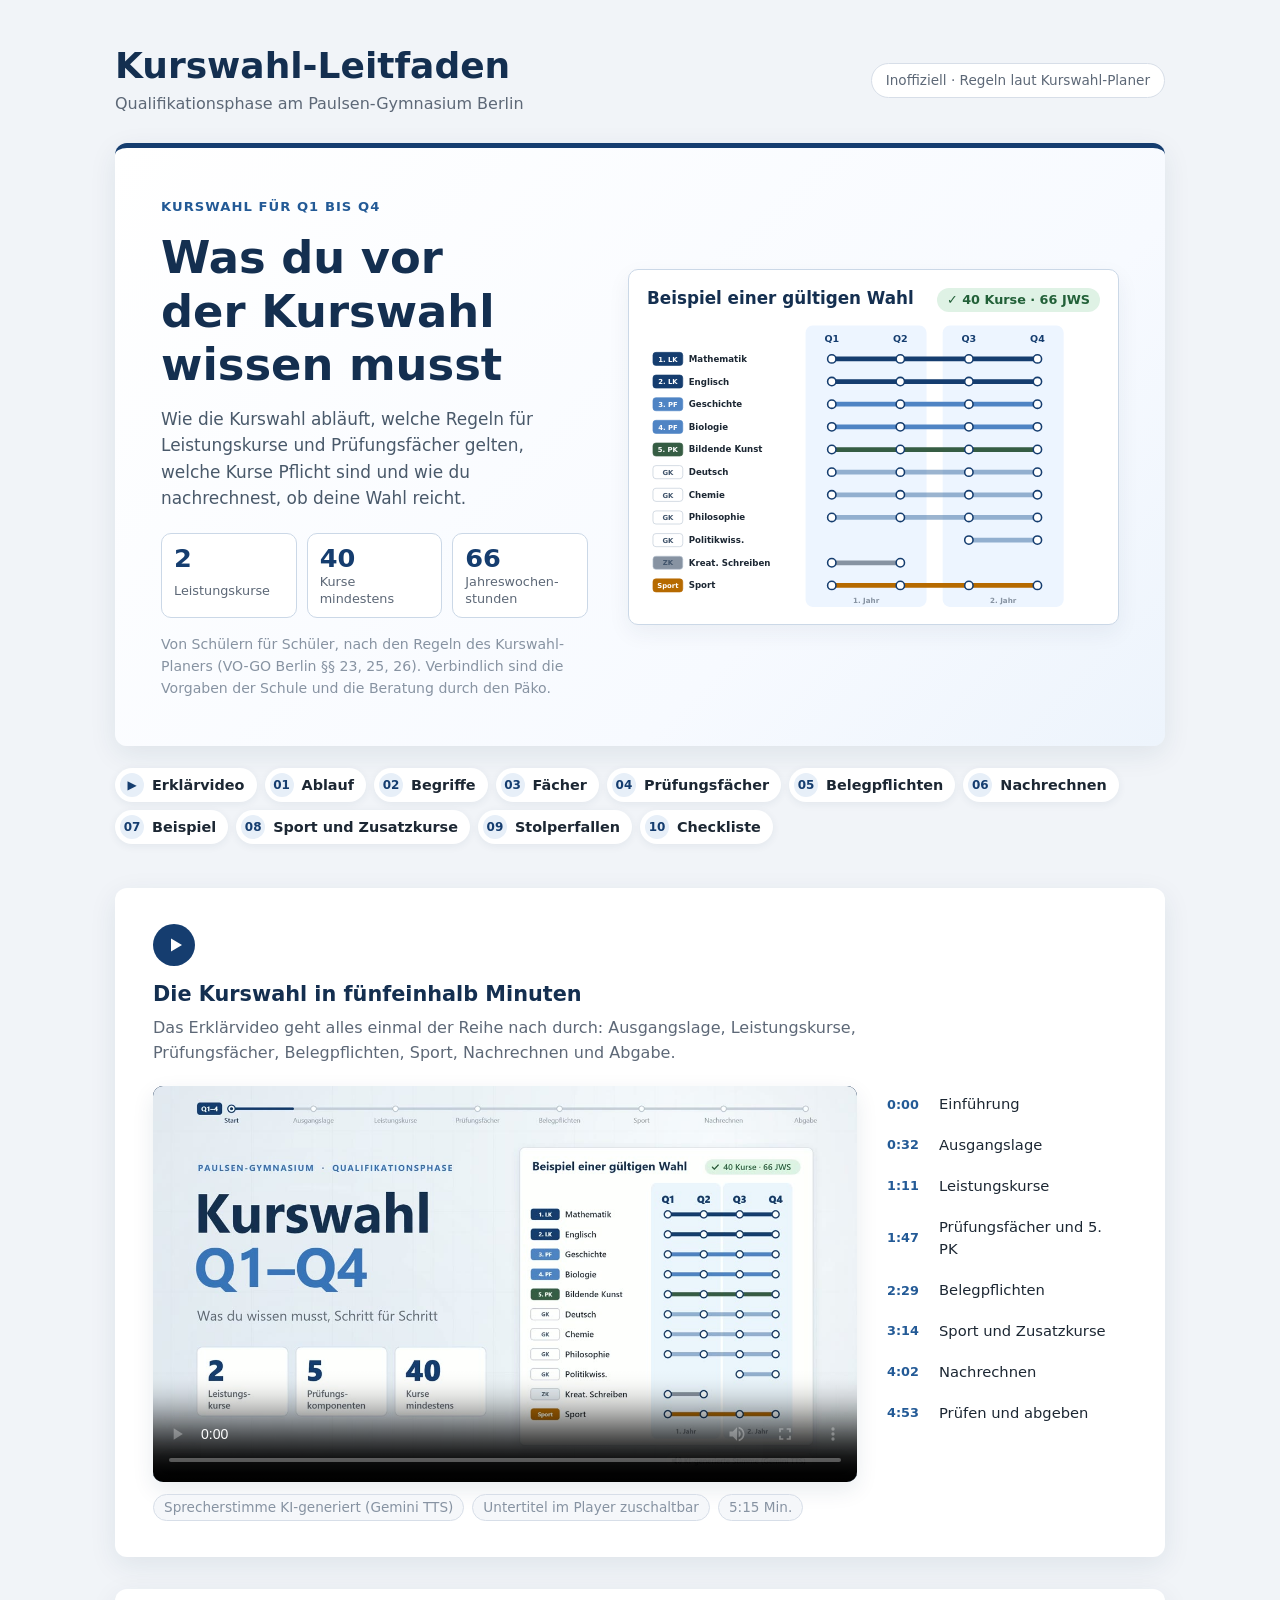
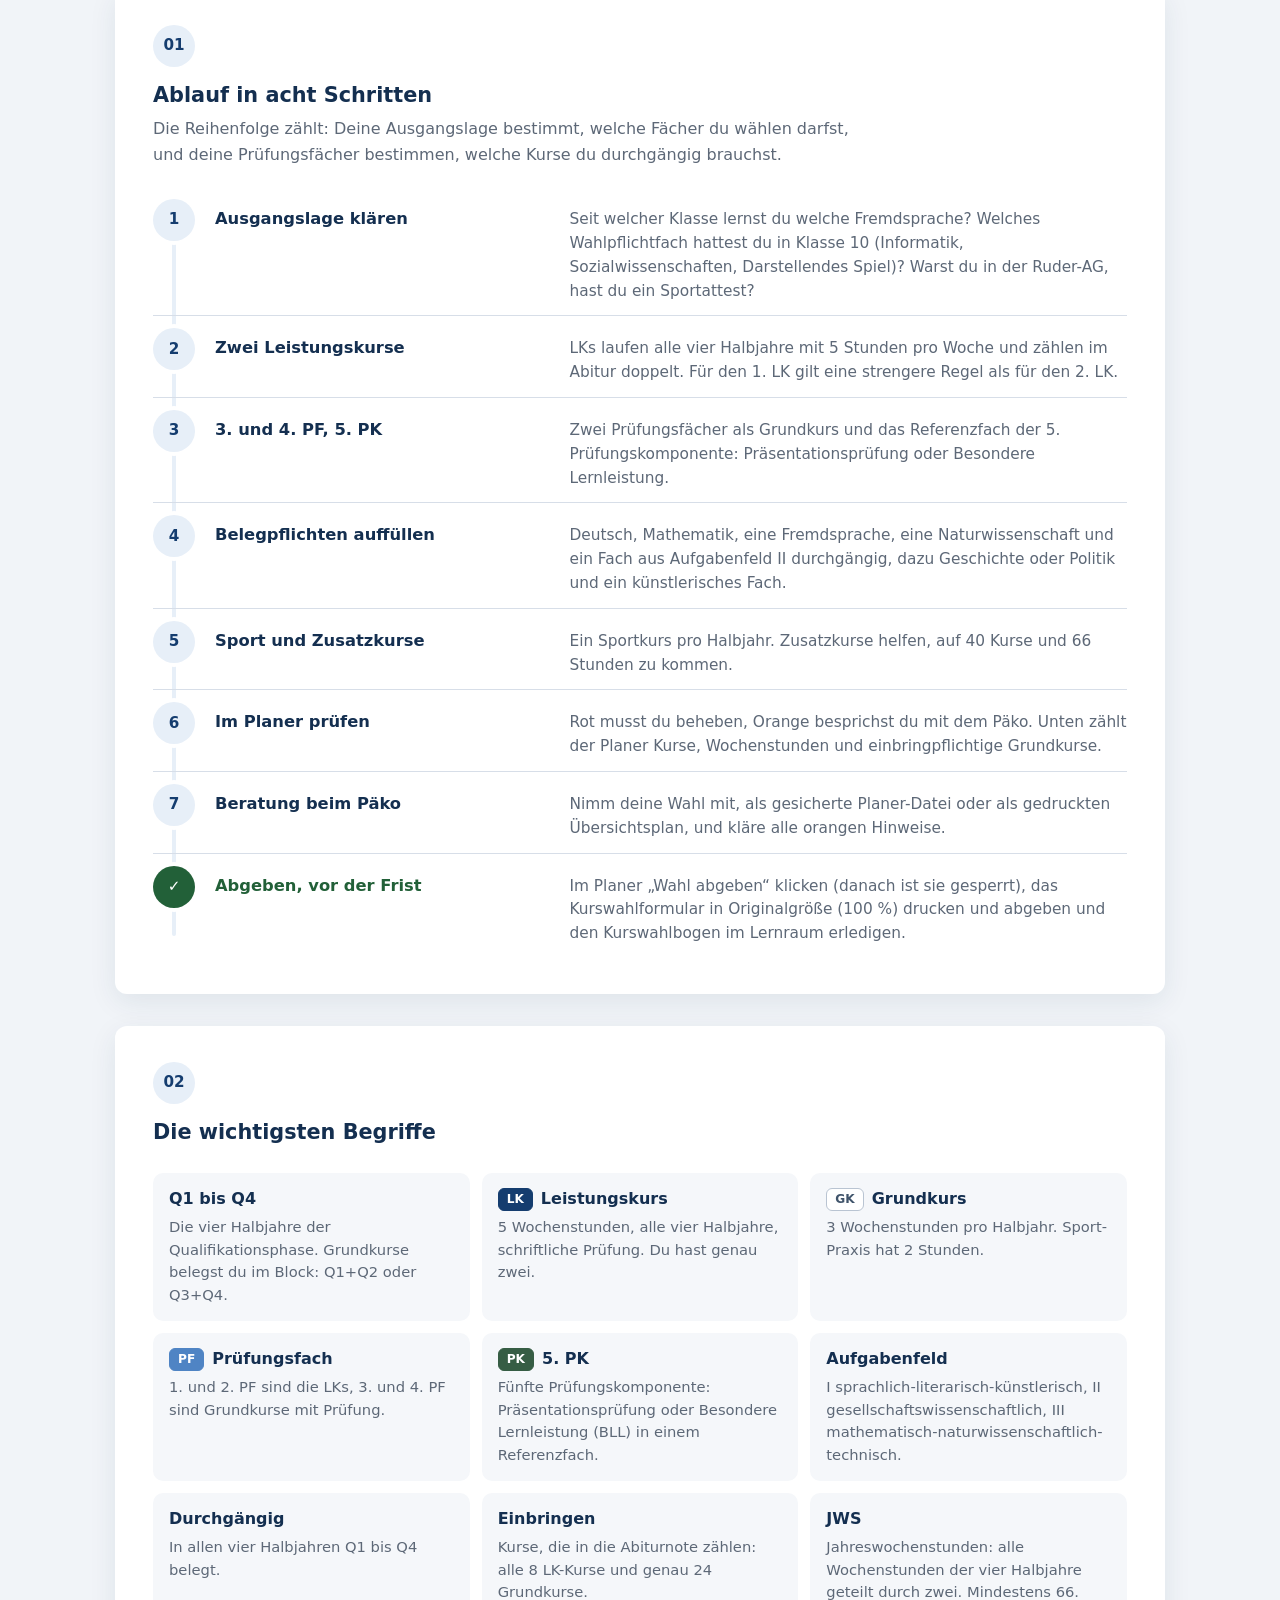
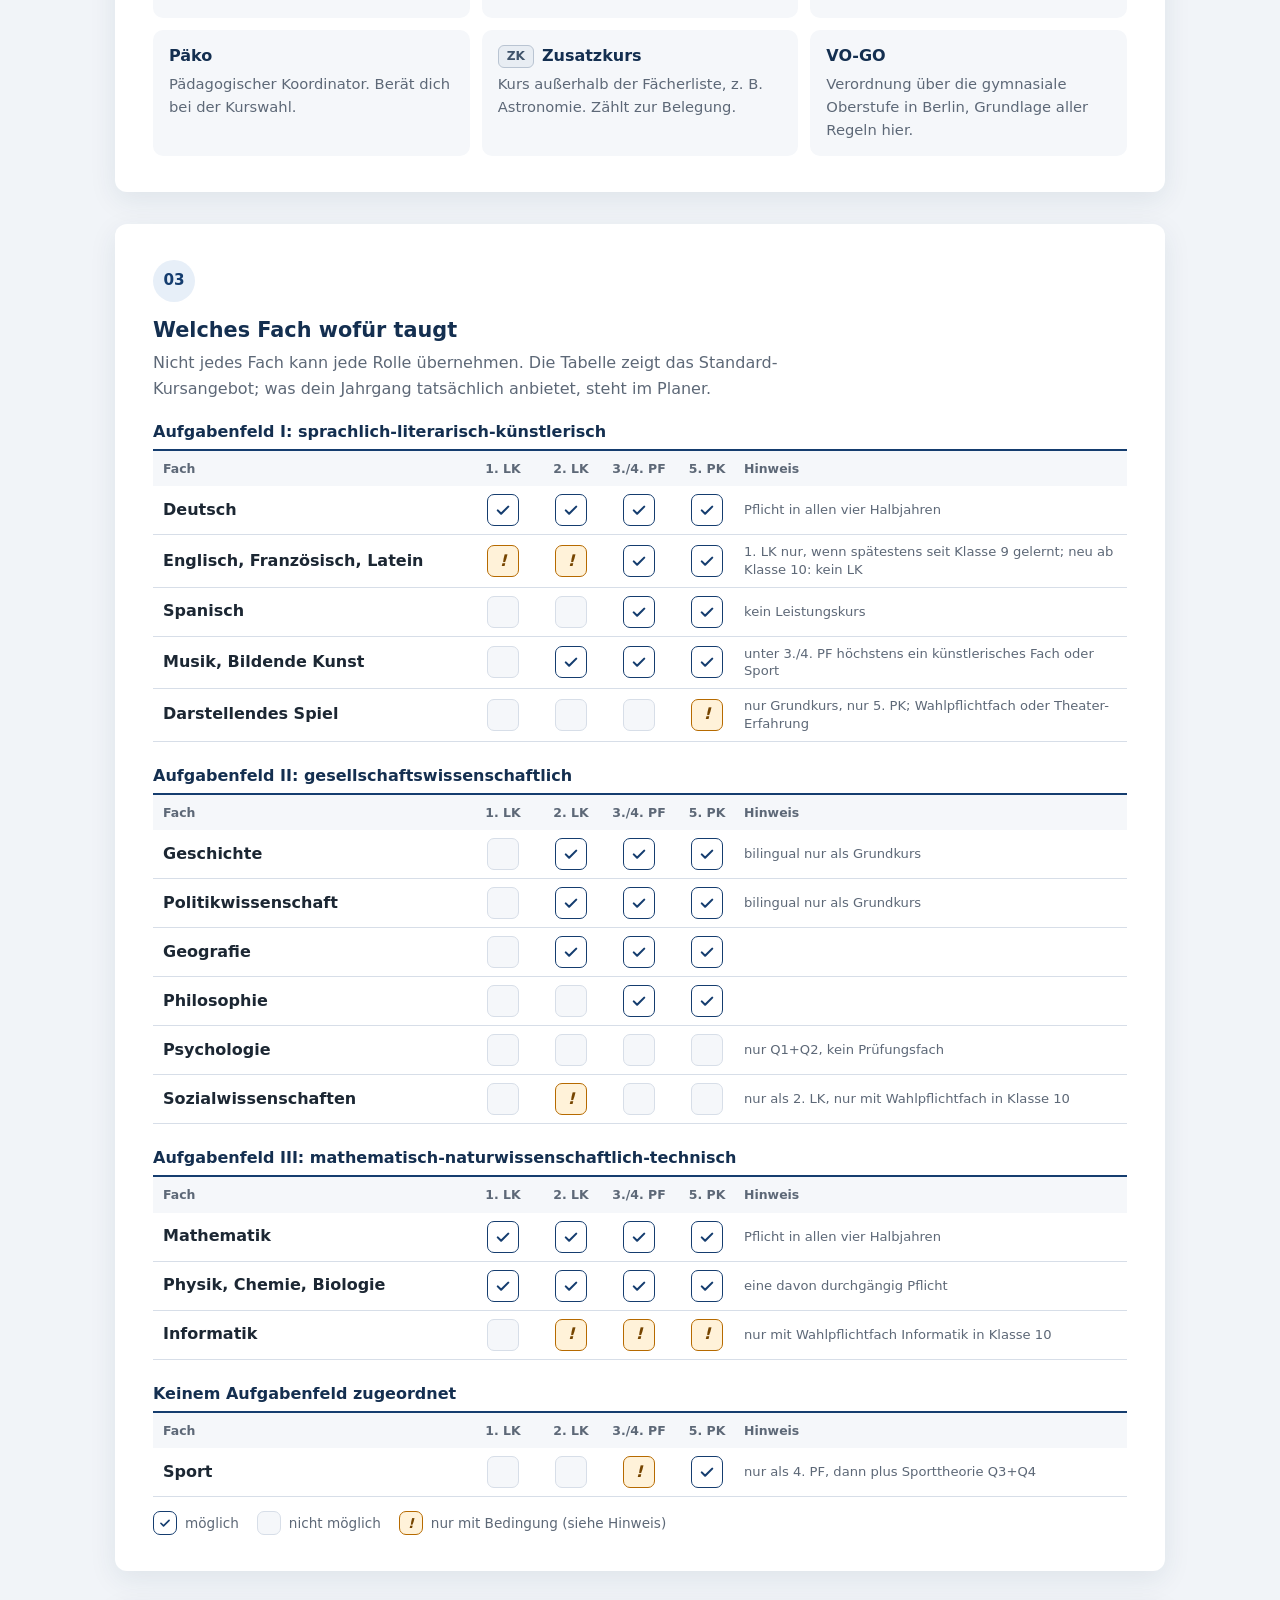
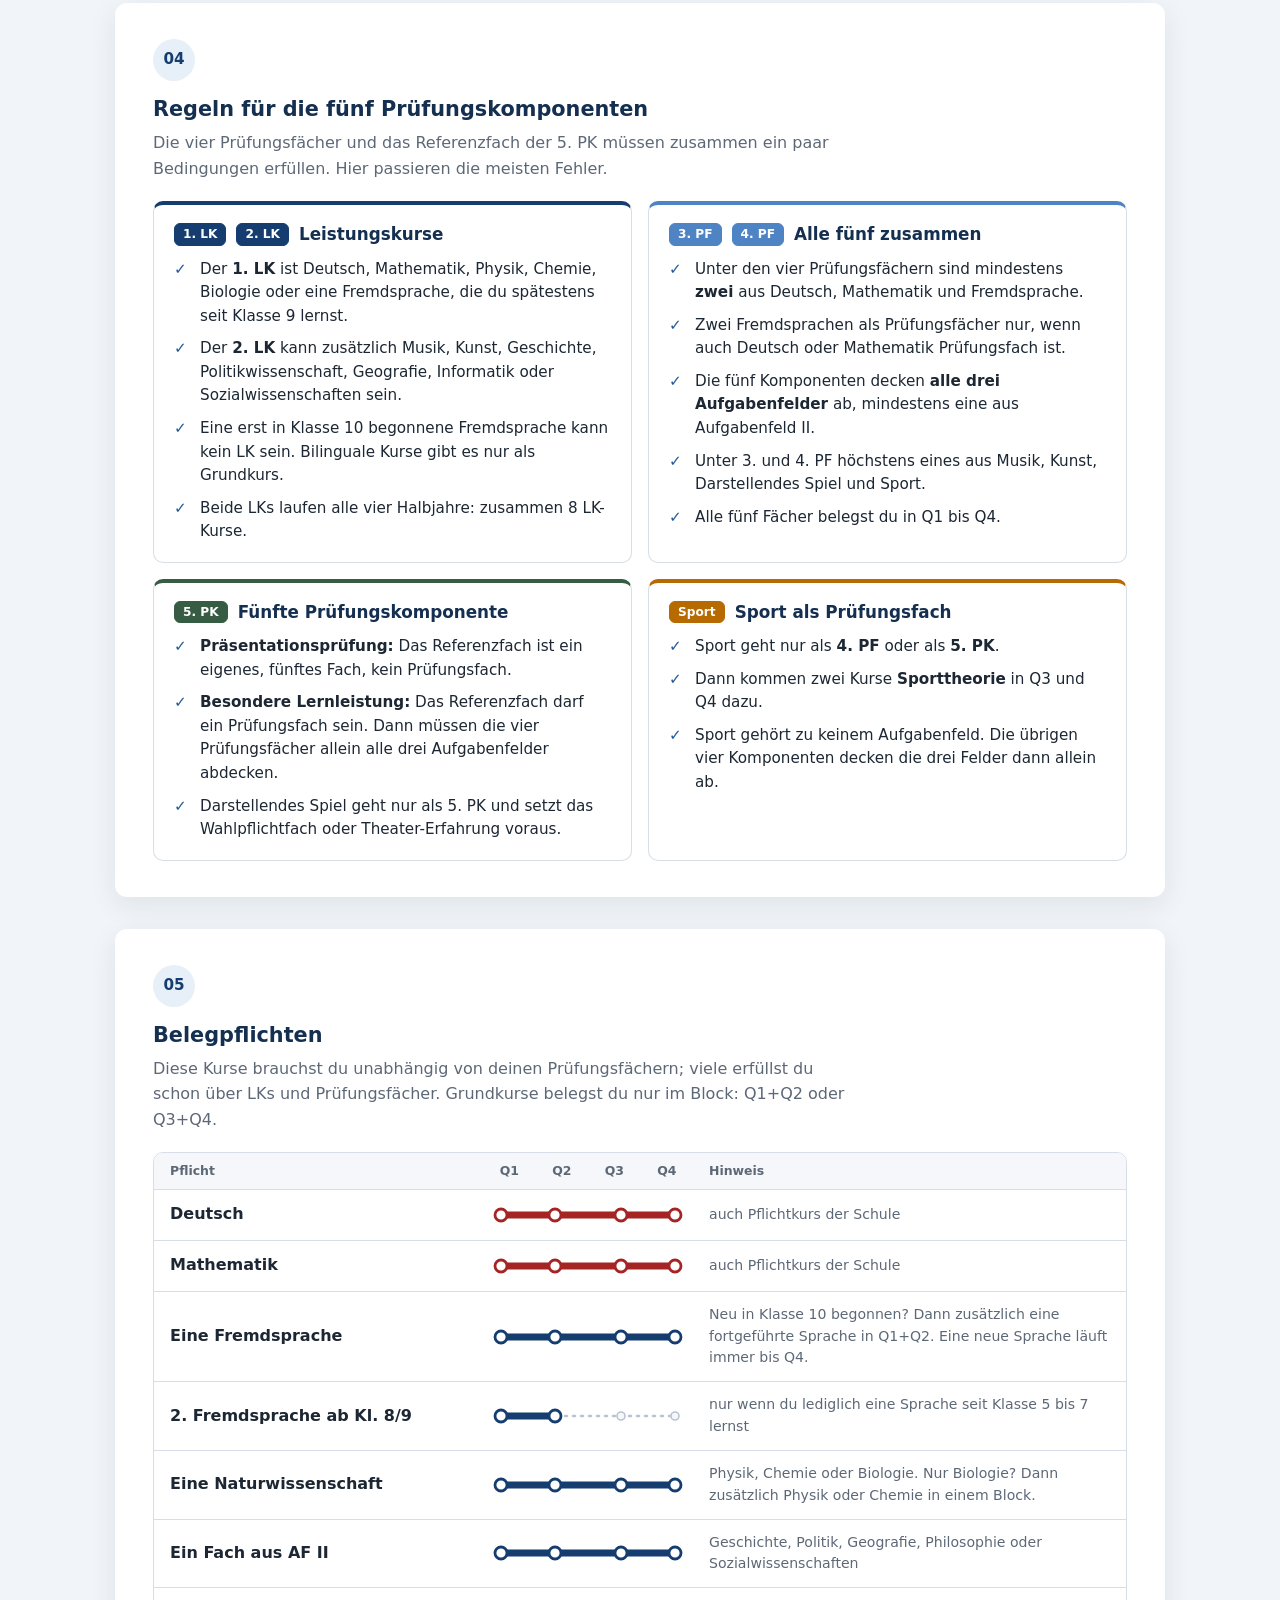
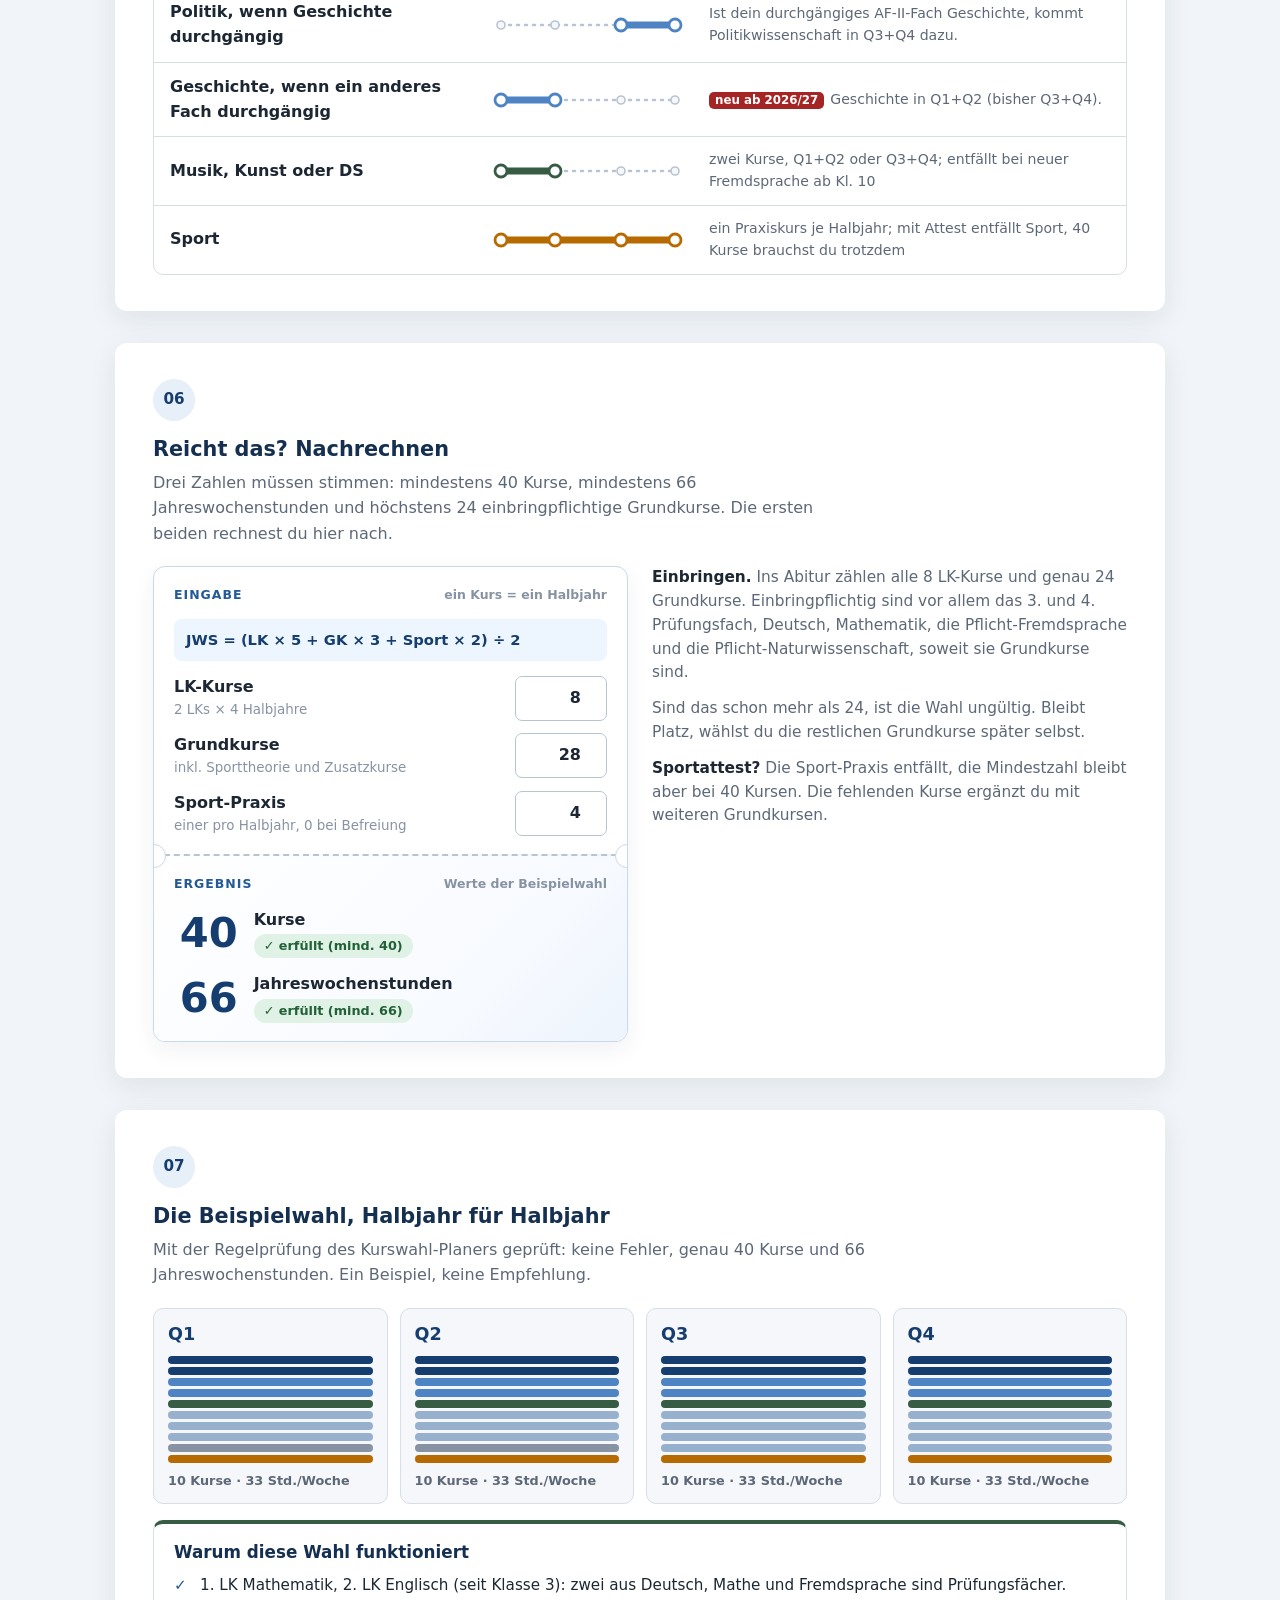
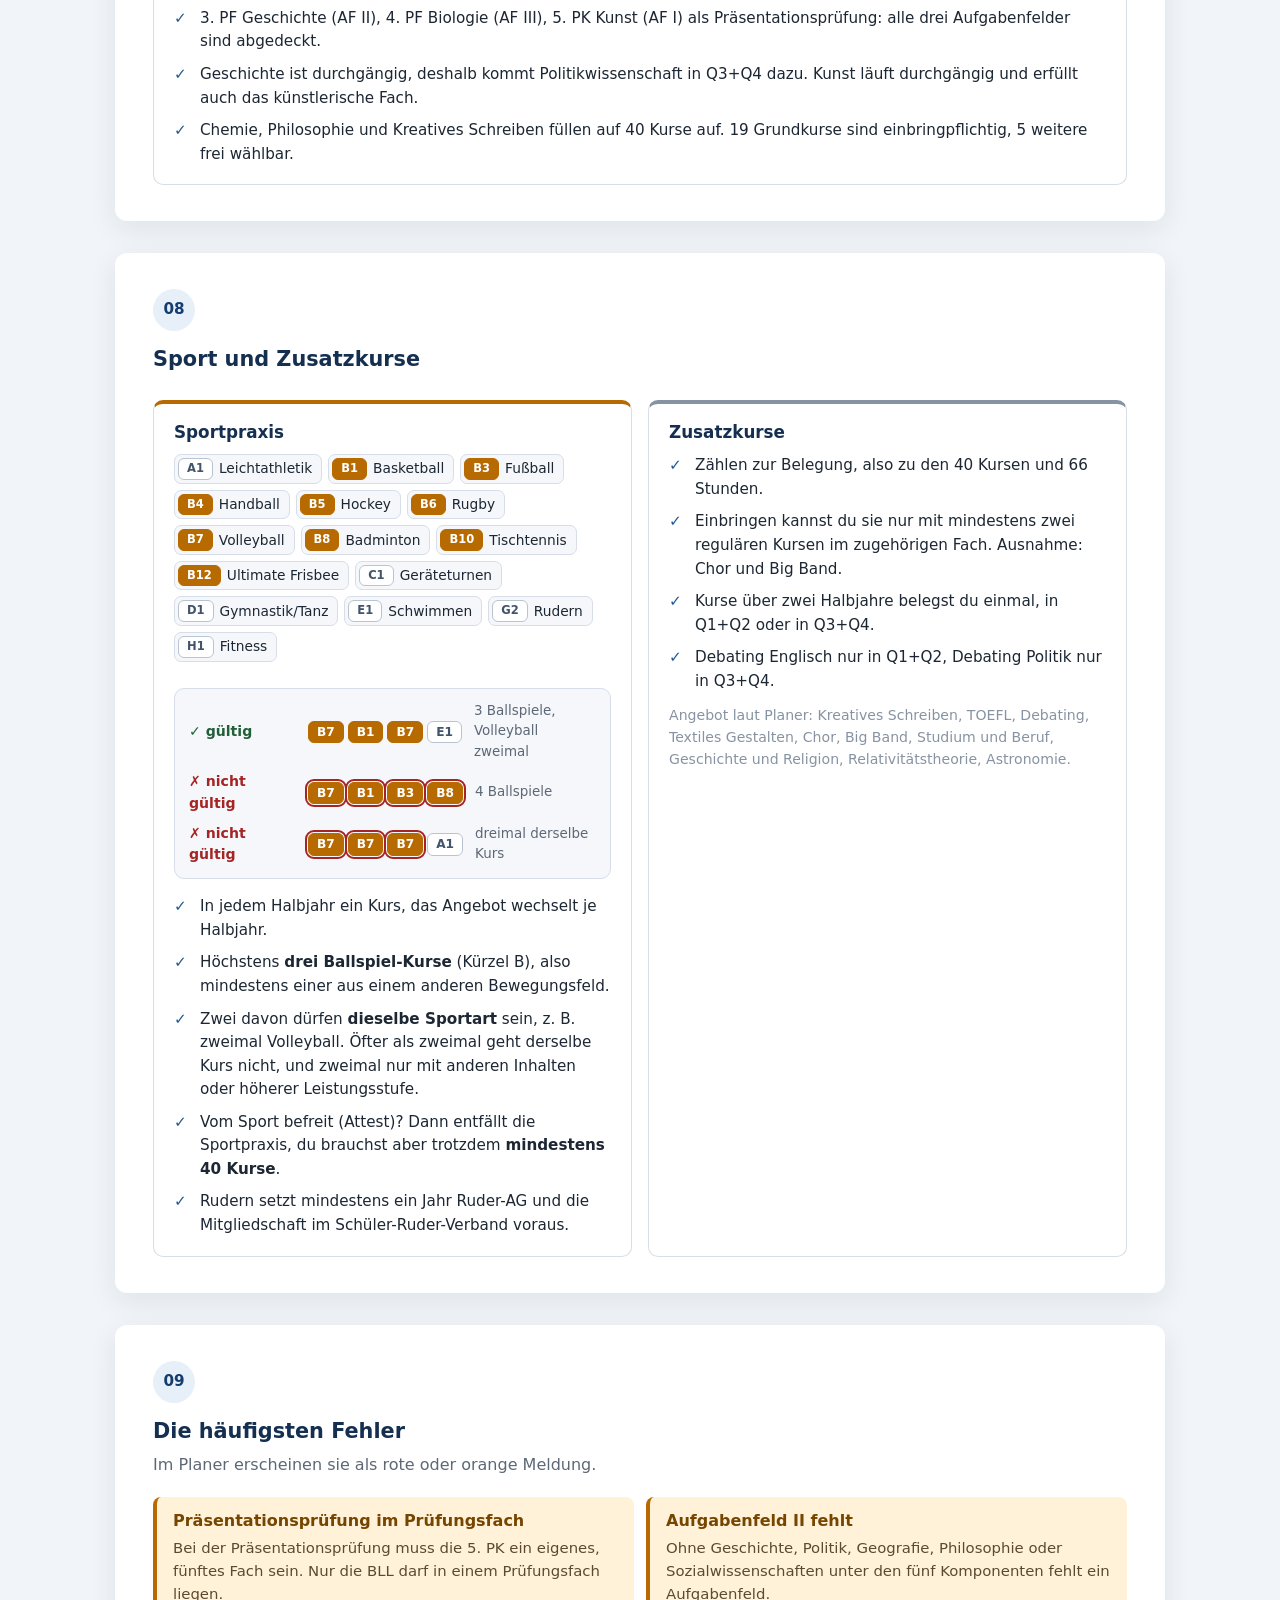
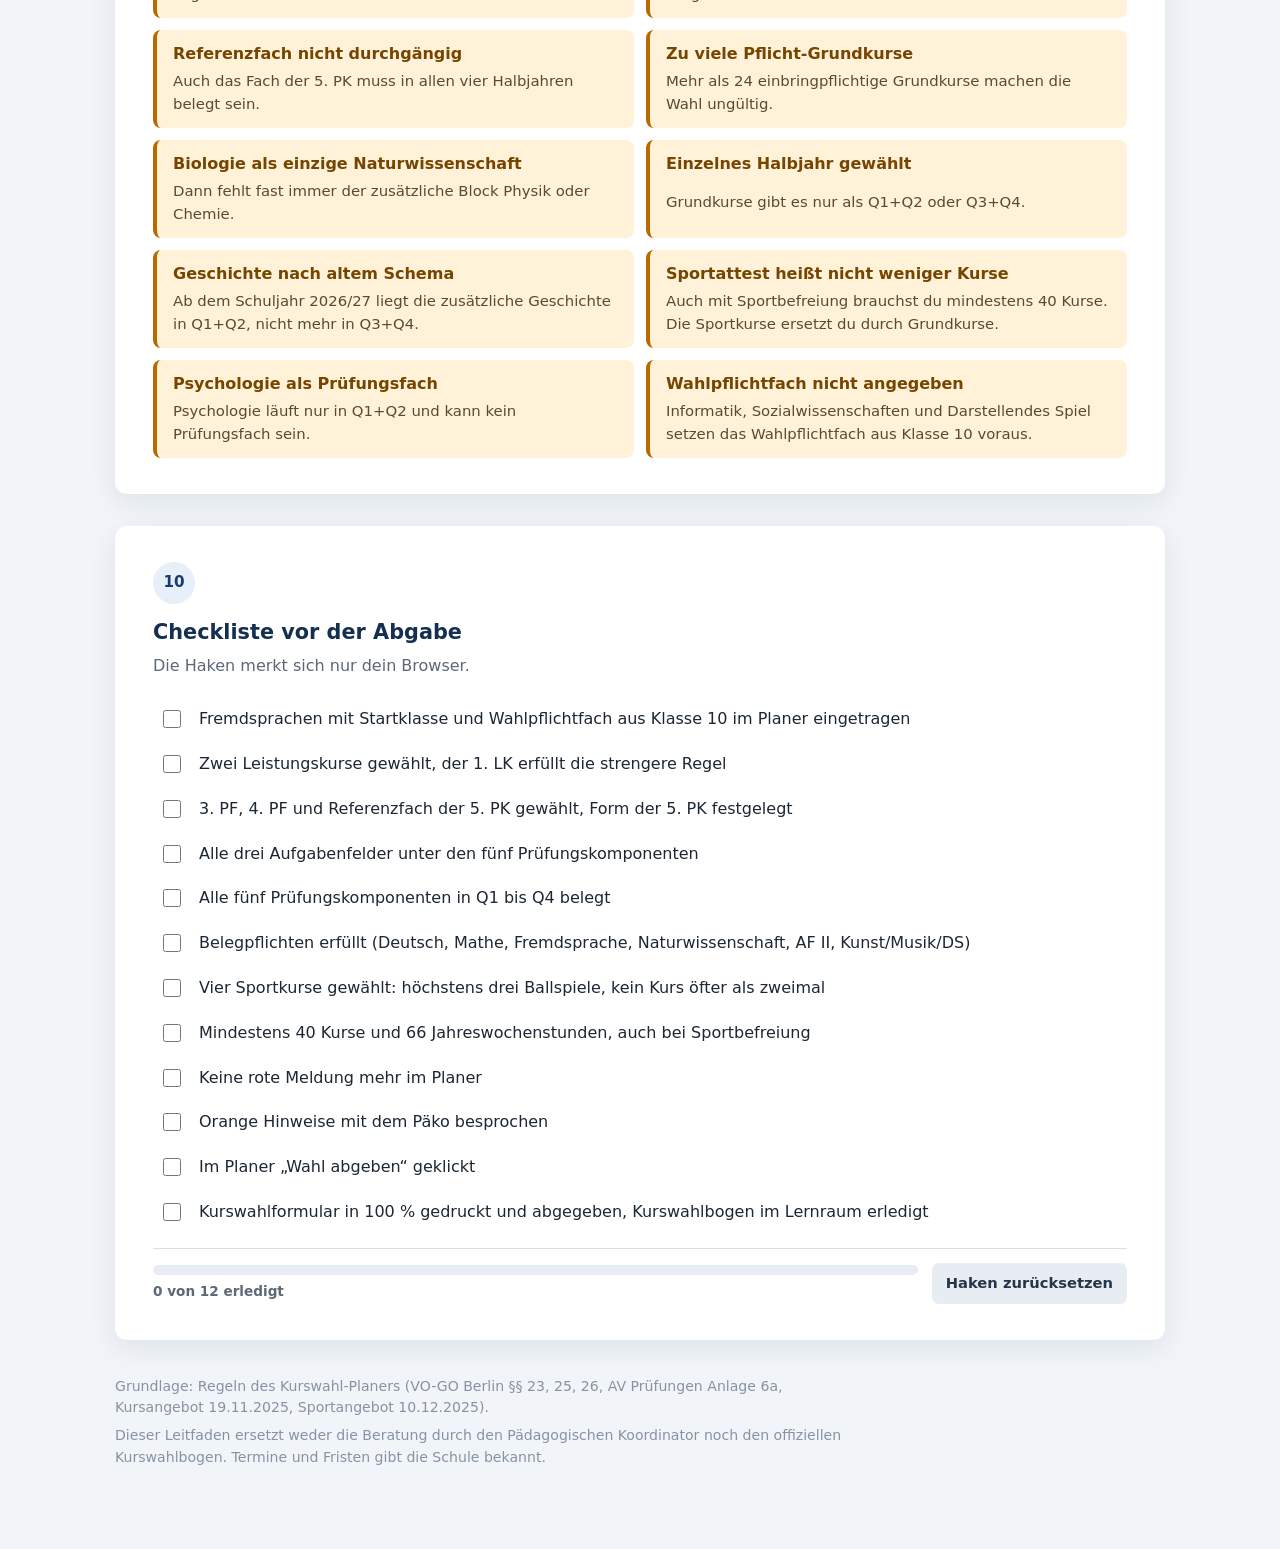
<file: hilfe/index.html>
<!doctype html>
<html lang="de">
<head>
<meta charset="utf-8">
<meta name="viewport" content="width=device-width, initial-scale=1, viewport-fit=cover">
<title>Kurswahl Q1–Q4</title>
<meta name="claude:viewport-fit-sides" content="cover">
<style>
/* Layout: im Design des Kurswahl-Planers (helle Fläche, weiße Karten mit weichem Schatten, Navy als Leitfarbe).
   Bewusst nur hell wie das Tool selbst. Leitmotiv: Fächer als Linien über die Halbjahre Q1 bis Q4. */
:root{
  color-scheme:light;
  --blue:#153d6f; --blue2:#235a96; --blue3:#4f84c4; --head:#142f50;
  --bg:#f1f4f8; --paper:#ffffff; --paper-2:#f5f7fa; --paper-3:#e8edf3;
  --ink:#1c2733; --ink-2:#5d6877; --ink-3:#8793a2;
  --line:#d7dee8; --line-strong:#b9c4d2;
  --blue-soft:#edf5ff; --blue-tint:#e7eff8;
  --bll:#365d44; --bll-soft:#edf6f0; --bll-line:#c8d9cd;
  --orange:#764500; --orange-soft:#fff2d9; --orange-line:#b66a00;
  --red:#a52424; --red-soft:#fae7e7;
  --green:#226038; --green-soft:#dff2e5;
  --grey:#8793a2;
  --shadow:0 8px 28px #19365316;
  --font:system-ui,-apple-system,"Segoe UI",Roboto,sans-serif;
}
*{box-sizing:border-box}
html{scroll-behavior:smooth}
body{background:var(--bg);color:var(--ink);font-family:var(--font);font-size:16px;line-height:1.55;
  padding-left:max(16px, env(safe-area-inset-left, 0px));padding-right:max(16px, env(safe-area-inset-right, 0px));padding-block:0 72px}
h1,h2,h3{color:var(--head);line-height:1.2;margin:0;text-wrap:balance}
p{margin:0}
a{color:var(--blue)}
:focus-visible{outline:3px solid #2b70b96b;outline-offset:2px;border-radius:4px}
.wrap{max-width:1050px;margin:0 auto}
.eyebrow{display:inline-block;color:var(--blue2);font-size:.82rem;font-weight:800;letter-spacing:.08em;text-transform:uppercase}

/* Rollen-Chip wie im Planer */
.rchip{display:inline-block;border:1px solid var(--blue);background:var(--blue);color:#fff;border-radius:6px;padding:2px 8px;font-size:.76rem;font-weight:650;line-height:1.35;white-space:nowrap}
.rchip.pf{background:var(--blue3);border-color:var(--blue3)}
.rchip.pk{background:var(--bll);border-color:var(--bll)}
.rchip.sp{background:var(--orange-line);border-color:var(--orange-line)}
.rchip.gk{background:#fff;border-color:var(--line-strong);color:#40546b}
.rchip.zk{background:var(--paper-3);border-color:var(--line-strong);color:#40546b}

/* ---------- Kopf ---------- */
.top{display:flex;justify-content:space-between;align-items:center;gap:20px;padding-block:36px 26px;flex-wrap:wrap}
.top h1{font-size:clamp(1.65rem,4vw,2.25rem);margin-bottom:5px}
.subtitle{color:var(--ink-2)}
.top .tag{font-size:.85rem;color:var(--ink-2);background:var(--paper);border:1px solid var(--line);border-radius:999px;padding:6px 14px}

.card{background:var(--paper);border-radius:12px;box-shadow:var(--shadow)}
.hero-card{display:grid;grid-template-columns:minmax(0,1fr) minmax(0,1.15fr);gap:clamp(24px,4vw,40px);align-items:center;padding:clamp(24px,5vw,46px);border-top:5px solid var(--blue);background:linear-gradient(135deg,#fff 0%,#f7faff 68%,#edf4fc 100%)}
.hero-copy h2{margin:12px 0 14px;font-size:clamp(1.9rem,4.4vw,2.8rem)}
.hero-copy>p{color:#49596a;font-size:1.06rem;max-width:56ch}
.hero-copy .disclaimer{margin-top:16px;font-size:.88rem;color:var(--ink-3);max-width:56ch}
.facts{display:grid;grid-template-columns:repeat(3,minmax(0,1fr));gap:10px;margin-top:22px}
.fact{background:var(--paper);border:1px solid #cbd8e7;border-radius:10px;padding:10px 12px;display:grid;gap:2px}
.fact b{font-size:1.6rem;font-weight:850;color:var(--blue);font-variant-numeric:tabular-nums;line-height:1.1}
.fact span{font-size:.8rem;color:var(--ink-2);line-height:1.3}

.map{margin:0;padding:18px 18px 10px;border:1px solid #cbd8e7;border-radius:10px;background:#fff;box-shadow:0 8px 22px #19365310;min-width:0}
.map-head{display:flex;justify-content:space-between;align-items:baseline;gap:10px;flex-wrap:wrap;margin-bottom:4px}
.map-head h3{font-size:1.05rem}
.map-head span{font-size:.8rem;font-weight:650;color:var(--green);background:var(--green-soft);border-radius:999px;padding:2px 10px}
.map-scroll{overflow-x:auto}
.map svg{display:block;width:100%;min-width:440px;height:auto}
.ln{fill:none;stroke-width:8;stroke-linecap:round}
.st{fill:#fff;stroke:var(--blue);stroke-width:2.6;transform-box:fill-box;transform-origin:center}
@media (prefers-reduced-motion: no-preference){
  .ln{stroke-dasharray:1;stroke-dashoffset:1;animation:draw .9s cubic-bezier(.6,.05,.2,1) forwards;animation-delay:calc(var(--i) * 80ms + 200ms)}
  .st{animation:pop .3s ease-out backwards;animation-delay:calc(var(--i) * 80ms + 650ms)}
  @keyframes draw{to{stroke-dashoffset:0}}
  @keyframes pop{from{transform:scale(0)}}
}

.toc{display:flex;flex-wrap:wrap;gap:8px;margin-top:22px}
.toc a{display:inline-flex;align-items:center;gap:8px;padding:5px 12px 5px 5px;border-radius:999px;background:var(--paper);box-shadow:0 2px 8px #19365312;color:var(--ink);text-decoration:none;font-size:.9rem;font-weight:600}
.toc a:hover{color:var(--blue)}
.toc a i{width:24px;height:24px;border-radius:50%;display:grid;place-items:center;font-style:normal;font-size:.75rem;font-weight:850;background:var(--blue-tint);color:var(--blue)}

/* ---------- Blöcke wie im Planer ---------- */
main{margin-top:clamp(28px,5vw,44px);display:grid;gap:clamp(22px,3vw,32px)}
section.block{background:var(--paper);border-radius:12px;box-shadow:var(--shadow);scroll-margin-top:16px}
.block-head{padding:clamp(24px,4vw,36px) clamp(20px,4vw,38px) 8px}
.num{display:grid;place-items:center;width:42px;height:42px;margin-bottom:16px;border-radius:50%;background:var(--blue-tint);color:var(--blue);font-weight:850;font-size:.95rem}
.block-head h2{font-size:1.3rem;margin-bottom:8px}
.block-head .hint{color:var(--ink-2);max-width:70ch;line-height:1.6}
.block-body{padding:12px clamp(20px,4vw,38px) clamp(24px,4vw,36px)}
@media (max-width:560px){.block-body{padding-left:14px;padding-right:14px}}

/* Route */
.route{list-style:none;margin:0;padding:0;position:relative;counter-reset:s}
.route::before{content:"";position:absolute;left:19px;top:22px;bottom:22px;width:4px;border-radius:2px;background:var(--blue-tint)}
.route li{counter-increment:s;position:relative;display:grid;grid-template-columns:42px minmax(0,.9fr) minmax(0,1.5fr);gap:4px 20px;padding-block:12px;align-items:start}
.route li::before{content:counter(s);width:42px;height:42px;border-radius:50%;background:var(--blue-tint);color:var(--blue);display:grid;place-items:center;font-weight:850;font-size:.95rem;position:relative;z-index:1;box-shadow:0 0 0 4px var(--paper)}
.route li h3{font-size:1.02rem;font-weight:750;padding-top:10px}
.route li p{color:var(--ink-2);padding-top:9px;font-size:.96rem}
.route li.goal::before{content:"✓";background:var(--green);color:#fff}
.route li.goal h3{color:var(--green)}
.route li + li{border-top:1px solid var(--line)}

/* Begriffe */
.terms{display:grid;grid-template-columns:repeat(3,minmax(0,1fr));gap:12px;margin:0}
.terms div{background:var(--paper-2);border-radius:10px;padding:14px 16px;display:grid;gap:4px;align-content:start}
.terms dt{font-weight:750;color:var(--head);display:flex;align-items:center;gap:8px}
.terms dd{margin:0;color:var(--ink-2);font-size:.92rem}

/* Fächertabelle wie im Planer */
.af+.af{margin-top:24px}
.af-title{padding:0 0 8px;border-bottom:2px solid var(--blue)}
.af-title h3{font-size:1rem;font-weight:750}
.colhead,.frow{display:grid;grid-template-columns:minmax(150px,1.3fr) repeat(4,62px) minmax(0,1.6fr);gap:6px;align-items:center;padding:8px 10px}
.colhead{color:var(--ink-2);font-size:.78rem;font-weight:700;background:var(--paper-2)}
.colhead>span:nth-child(n+2):nth-child(-n+5){text-align:center}
.frow{border-bottom:1px solid var(--line)}
.frow b{font-weight:650}
.frow small{color:var(--ink-2);font-size:.82rem;line-height:1.35}
.qbox{width:32px;height:32px;margin:0 auto;border:1.5px solid var(--line-strong);border-radius:7px;background:#fff;display:grid;place-items:center}
.qbox svg{width:18px;height:18px;fill:none;stroke-width:2.8;stroke-linecap:round;stroke-linejoin:round}
.qbox.y{border-color:var(--blue)}
.qbox.y svg{stroke:var(--blue)}
.qbox.n{background:var(--paper-2);border-color:var(--line)}
.qbox.p{border-color:var(--orange-line);background:var(--orange-soft);color:var(--orange);font-weight:900}
.key{display:flex;gap:18px;flex-wrap:wrap;margin-top:14px;font-size:.85rem;color:var(--ink-2)}
.key span{display:inline-flex;align-items:center;gap:8px}
.key .qbox{width:24px;height:24px;margin:0}
.key .qbox svg{width:14px;height:14px}
@media (max-width:720px){
  .colhead{display:none}
  .frow{grid-template-columns:repeat(4,1fr);grid-template-areas:"s s s s" ". . . ." "n n n n"}
  .frow b{grid-area:s}.frow small{grid-area:n}
  .frow .qbox::after{content:attr(data-l);position:absolute;transform:translateY(26px);font-size:10px;color:var(--ink-3);white-space:nowrap}
  .frow .qbox{position:relative;margin-bottom:12px}
}

/* Regel-Kästen */
.panels{display:grid;grid-template-columns:repeat(2,minmax(0,1fr));gap:16px}
.panel{border:1px solid var(--line);border-radius:10px;padding:18px 20px;display:grid;gap:12px;align-content:start;min-width:0}
.panel.lk{border-top:4px solid var(--blue)}
.panel.pf{border-top:4px solid var(--blue3)}
.panel.pk{border-top:4px solid var(--bll)}
.panel.sp{border-top:4px solid var(--orange-line)}
.panel.zk{border-top:4px solid var(--grey)}
.panel h3{font-size:1.05rem;display:flex;align-items:center;gap:10px}
.check-list{margin:0;padding:0;list-style:none;display:grid;gap:9px}
.check-list li{position:relative;padding-left:26px;font-size:.95rem}
.check-list li::before{content:'✓';position:absolute;left:0;color:var(--blue2);font-weight:900}
.check-list small{display:block;color:var(--ink-3);font-size:.86rem}

/* Belegpflichten */
.duty{border:1px solid var(--line);border-radius:10px;overflow:hidden}
.duty-row{display:grid;grid-template-columns:minmax(0,1fr) 210px minmax(0,1.35fr);gap:16px;align-items:center;padding:12px 16px;border-top:1px solid var(--line)}
.duty-row:first-child{border-top:0}
.duty-row.head{background:var(--paper-2);color:var(--ink-2);font-size:.78rem;font-weight:700;padding-block:8px}
.duty-row.head .qs{display:grid;grid-template-columns:repeat(4,1fr);text-align:center}
.duty-row b{font-weight:650}
.duty-row small{color:var(--ink-2);font-size:.88rem}
.duty svg{width:210px;height:26px;display:block}

/* Rechner */
.calc{display:grid;grid-template-columns:minmax(0,1fr) minmax(0,1fr);gap:24px;align-items:start}
.ticket{border:1px solid #cbd8e7;border-radius:12px;background:#fff;box-shadow:0 8px 22px #19365310;overflow:hidden}
.ticket-part{padding:18px 20px;display:grid;gap:14px}
.ticket-part + .ticket-part{border-top:2px dashed var(--line-strong);position:relative;background:linear-gradient(135deg,#fff 0%,#f7faff 70%,#edf4fc 100%)}
.ticket-part + .ticket-part::before,.ticket-part + .ticket-part::after{content:"";position:absolute;top:-12px;width:22px;height:22px;border-radius:50%;background:var(--paper);border:1px solid #cbd8e7}
.ticket-part + .ticket-part::before{left:-12px}
.ticket-part + .ticket-part::after{right:-12px}
.ticket-title{display:flex;justify-content:space-between;gap:10px;font-size:.78rem;font-weight:800;letter-spacing:.08em;text-transform:uppercase;color:var(--blue2)}
.ticket-title span:last-child{color:var(--ink-3);font-weight:600;letter-spacing:0;text-transform:none}
.formula{font-size:.92rem;font-weight:650;background:var(--blue-soft);color:var(--blue);border-radius:8px;padding:10px 12px;overflow-x:auto;white-space:nowrap}
.inputs{display:grid;gap:12px}
.inputs label{display:grid;grid-template-columns:minmax(0,1fr) 92px;gap:12px;align-items:center}
.inputs label span{font-weight:650}
.inputs label small{display:block;font-weight:400;color:var(--ink-3);font-size:.84rem}
.inputs input{width:100%;border:1px solid var(--line-strong);border-radius:7px;padding:9px 10px;background:#fff;color:var(--ink);font:inherit;font-weight:700;font-variant-numeric:tabular-nums;text-align:right}
.inputs input:focus{outline:3px solid #2b70b92d;border-color:var(--blue2)}
.stamp{display:grid;grid-template-columns:auto minmax(0,1fr);gap:2px 16px;align-items:center}
.stamp b{grid-row:span 2;font-size:2.6rem;font-weight:850;color:var(--blue);line-height:1;font-variant-numeric:tabular-nums;min-width:2.2ch;text-align:right}
.stamp .lbl{font-weight:650}
.st8{justify-self:start;font-size:.8rem;font-weight:700;padding:2px 10px;border-radius:999px}
.st8.ok{background:var(--green-soft);color:var(--green)}
.st8.bad{background:var(--red-soft);color:var(--red)}
.side-note{display:grid;gap:12px;color:var(--ink-2);font-size:.96rem}
.side-note b{color:var(--ink)}

/* Beispiel */
.halves{display:grid;grid-template-columns:repeat(4,minmax(0,1fr));gap:12px}
.half{border:1px solid var(--line);border-radius:10px;padding:12px 14px;display:grid;gap:8px;background:var(--paper-2)}
.half .q{font-weight:850;color:var(--blue);font-size:1.1rem}
.half .bars{display:grid;gap:3px}
.half .bars i{height:8px;border-radius:4px;background:var(--c)}
.half .sum{font-size:.8rem;color:var(--ink-2);font-weight:600}
.why{margin-top:16px}

/* Sport */
.sports{display:flex;flex-wrap:wrap;gap:6px}
.neu{display:inline-block;background:var(--red);color:#fff;border-radius:5px;padding:0 6px;margin-right:6px;font-size:.74rem;font-weight:750;line-height:1.5;white-space:nowrap}
.sport-ex{display:grid;gap:8px;margin:14px 0 4px;padding:12px 14px;border:1px solid var(--line);border-radius:10px;background:var(--paper-2)}
.sx{display:grid;grid-template-columns:7.6em auto minmax(0,1fr);gap:6px 12px;align-items:center;font-size:.88rem}
.sx .v{font-weight:750}.sx.ok .v{color:var(--green)}.sx.bad .v{color:var(--red)}
.sx .cs{display:flex;gap:4px}.sx .cs .rchip{min-width:2.6em;text-align:center}
.sx.bad .cs .x{outline:2px solid var(--red);outline-offset:1px}
.sx small{color:var(--ink-2);font-size:.84rem}
.sports span{display:inline-flex;align-items:center;gap:6px;padding:3px 9px 3px 3px;border-radius:7px;background:var(--paper-2);border:1px solid var(--line);font-size:.86rem}
.sports .rchip{font-size:.72rem;min-width:2.7em;text-align:center}

/* Stolperfallen wie Hinweise im Planer */
.alerts{display:grid;grid-template-columns:repeat(2,minmax(0,1fr));gap:12px}
.alert{background:var(--orange-soft);border-left:4px solid var(--orange-line);border-radius:8px;padding:12px 16px;display:grid;gap:3px}
.alert b{color:var(--orange)}
.alert span{color:#5b4a2f;font-size:.93rem}

/* Checkliste */
.checks{display:grid;gap:2px}
.checks label{display:grid;grid-template-columns:24px minmax(0,1fr);gap:12px;align-items:start;padding:9px 10px;border-radius:8px;cursor:pointer}
.checks label:hover{background:var(--blue-soft)}
.checks input{width:18px;height:18px;margin:3px 0 0;accent-color:var(--blue)}
.checks input:checked + span{color:var(--ink-3);text-decoration:line-through;text-decoration-color:var(--line-strong)}
.check-foot{display:flex;justify-content:space-between;align-items:center;gap:14px;flex-wrap:wrap;margin-top:14px;padding-top:14px;border-top:1px solid var(--line)}
.meter{flex:1 1 240px;display:grid;gap:6px}
.meter-bar{height:10px;border-radius:5px;background:var(--paper-3);overflow:hidden}
.meter-bar i{display:block;height:100%;width:0;background:var(--green);transition:width .3s}
.meter span{font-size:.85rem;color:var(--ink-2);font-weight:600}
.btn{font:inherit;font-weight:650;font-size:.92rem;background:#e8edf3;color:#253649;border:0;border-radius:7px;padding:9px 14px;cursor:pointer}
.btn:hover{background:var(--blue);color:#fff}

/* Erklärvideo */
.num.play{background:var(--blue);color:#fff}
.num.play svg{width:16px;height:16px;margin-left:3px;fill:currentColor}
.video-wrap{display:grid;grid-template-columns:minmax(0,1fr) 250px;gap:20px;align-items:start}
.video-frame{border-radius:10px;overflow:hidden;background:var(--head);box-shadow:0 8px 22px #19365318;aspect-ratio:16/9;max-width:100%}
.video-frame video{display:block;width:100%;height:100%;background:var(--head)}
.chapters{list-style:none;margin:0;padding:0;display:grid;gap:4px}
.chapters button{width:100%;display:grid;grid-template-columns:44px minmax(0,1fr);gap:8px;align-items:center;text-align:left;font:inherit;font-size:.92rem;color:var(--ink);background:none;border:0;border-radius:8px;padding:7px 10px;cursor:pointer}
.chapters button:hover{background:var(--blue-soft)}
.chapters button.on{background:var(--blue-tint);color:var(--blue);font-weight:700}
.chapters time{font-size:.8rem;font-weight:700;color:var(--blue2);font-variant-numeric:tabular-nums}
.video-note{margin-top:12px;font-size:.85rem;color:var(--ink-3);display:flex;gap:8px;align-items:center;flex-wrap:wrap}
.video-note span{background:var(--paper-2);border:1px solid var(--line);border-radius:999px;padding:2px 10px}
@media (max-width:860px){.video-wrap{grid-template-columns:minmax(0,1fr)}.chapters{grid-template-columns:repeat(2,minmax(0,1fr))}}
@media (max-width:420px){.chapters{grid-template-columns:minmax(0,1fr)}}

footer{margin-top:36px;color:var(--ink-3);font-size:.88rem;display:grid;gap:6px;max-width:84ch}

@media (prefers-reduced-motion: reduce){html{scroll-behavior:auto}*{transition:none!important}}
@media (max-width:860px){
  .hero-card,.calc,.panels{grid-template-columns:minmax(0,1fr)}
  .terms,.alerts{grid-template-columns:repeat(2,minmax(0,1fr))}
  .route li{grid-template-columns:42px minmax(0,1fr)}
  .route li p{grid-column:2;padding-top:0}
  .duty-row{grid-template-columns:minmax(0,1fr) 190px}
  .duty-row small{grid-column:1 / -1}
  .sx{grid-template-columns:minmax(0,1fr)}
  .duty svg{width:190px}
  .duty-row.head > :last-child{display:none}
  .halves{grid-template-columns:repeat(2,minmax(0,1fr))}
}
@media (max-width:540px){
  .facts{grid-template-columns:repeat(3,minmax(0,1fr))}
  .terms,.alerts{grid-template-columns:minmax(0,1fr)}
  .duty-row{grid-template-columns:minmax(0,1fr)}
  .duty-row.head{display:none}
  .duty svg{width:100%;max-width:240px}
  .inputs label{grid-template-columns:minmax(0,1fr) 78px}
}
</style>

<div class="wrap">
  <div class="top">
    <div>
      <h1>Kurswahl-Leitfaden</h1>
      <p class="subtitle">Qualifikationsphase am Paulsen-Gymnasium Berlin</p>
    </div>
    <span class="tag">Inoffiziell · Regeln laut Kurswahl-Planer</span>
  </div>

  <header class="card hero-card">
    <div class="hero-copy">
      <span class="eyebrow">Kurswahl für Q1 bis Q4</span>
      <h2>Was du vor der Kurswahl wissen musst</h2>
      <p>Wie die Kurswahl abläuft, welche Regeln für Leistungskurse und Prüfungsfächer gelten, welche Kurse Pflicht sind und wie du nachrechnest, ob deine Wahl reicht.</p>
      <div class="facts" role="list">
        <div class="fact" role="listitem"><b>2</b><span>Leistungs­kurse</span></div>
        <div class="fact" role="listitem"><b>40</b><span>Kurse mindestens</span></div>
        <div class="fact" role="listitem"><b>66</b><span>Jahreswochen­stunden</span></div>
      </div>
      <p class="disclaimer">Von Schülern für Schüler, nach den Regeln des Kurswahl-Planers (VO-GO Berlin §§ 23, 25, 26). Verbindlich sind die Vorgaben der Schule und die Beratung durch den Päko.</p>
    </div>
    <figure class="map">
      <div class="map-head"><h3>Beispiel einer gültigen Wahl</h3><span>✓ 40 Kurse · 66 JWS</span></div>
      <div class="map-scroll"><svg id="netz" viewBox="0 0 760 500" role="img" aria-label="Beispielwahl: jedes Fach als Linie über die Halbjahre Q1 bis Q4"></svg></div>
    </figure>
  </header>

  <nav class="toc" aria-label="Inhalt">
    <a href="#video"><i>▶</i>Erklärvideo</a>
    <a href="#ablauf"><i>01</i>Ablauf</a>
    <a href="#begriffe"><i>02</i>Begriffe</a>
    <a href="#faecher"><i>03</i>Fächer</a>
    <a href="#pruefung"><i>04</i>Prüfungsfächer</a>
    <a href="#pflichten"><i>05</i>Belegpflichten</a>
    <a href="#rechner"><i>06</i>Nachrechnen</a>
    <a href="#beispiel"><i>07</i>Beispiel</a>
    <a href="#sport"><i>08</i>Sport und Zusatzkurse</a>
    <a href="#fallen"><i>09</i>Stolperfallen</a>
    <a href="#checkliste"><i>10</i>Checkliste</a>
  </nav>

  <main>
    <section class="block" id="video">
      <div class="block-head"><div class="num play"><svg viewBox="0 0 16 16" aria-hidden="true"><path d="M3 1.5v13l11-6.5z"/></svg></div><h2>Die Kurswahl in fünfeinhalb Minuten</h2>
        <p class="hint">Das Erklärvideo geht alles einmal der Reihe nach durch: Ausgangslage, Leistungskurse, Prüfungsfächer, Belegpflichten, Sport, Nachrechnen und Abgabe.</p></div>
      <div class="block-body">
        <div class="video-wrap">
          <div class="video-frame">
            <video id="kw-video" controls preload="metadata" playsinline poster="kurswahl-video-poster.jpg">
              <source src="kurswahl-video.mp4" type="video/mp4">
            </video>
          </div>
          <ol class="chapters" id="chapters" aria-label="Kapitel des Videos"></ol>
        </div>
        <p class="video-note"><span>Sprecherstimme KI-generiert (Gemini TTS)</span><span>Untertitel im Player zuschaltbar</span><span>5:15 Min.</span></p>
      </div>
      <script type="text/vtt" id="kw-vtt">
WEBVTT

1
00:01.890 --> 00:04.451
Die Kurswahl für die Qualifikationsphase.

2
00:04.501 --> 00:09.100
Klingt erst mal kompliziert, ist mit dem richtigen Plan aber gut machbar.

3
00:09.450 --> 00:12.428
Vor dir liegen vier Halbjahre: Q1 bis Q4.

4
00:12.478 --> 00:18.040
In dieser Zeit sammelst du die Kurse, aus denen später dein Abitur entsteht.

5
00:18.390 --> 00:25.740
Du wählst zwei Leistungskurse, insgesamt fünf Prüfungskomponenten und mindestens vierzig Kurse.

6
00:26.090 --> 00:31.600
In diesem Video gehen wir das Schritt für Schritt durch: von deiner Ausgangslage bis zur abgegebenen Wahl.

7
00:34.290 --> 00:36.467
Schritt eins: deine Ausgangslage.

8
00:36.517 --> 00:40.380
Sie entscheidet, welche Fächer du überhaupt wählen darfst.

9
00:40.730 --> 00:45.116
Wichtig sind deine Fremdsprachen, und seit welcher Klasse du sie lernst.

10
00:45.166 --> 00:52.200
Eine Sprache, die du erst in Klasse zehn begonnen hast, kann kein Leistungskurs sein und läuft bis zum Ende weiter.

11
00:52.550 --> 00:55.191
Dann dein Wahlpflichtfach aus Klasse zehn.

12
00:55.241 --> 01:02.240
Informatik, Sozialwissenschaften und Darstellendes Spiel kannst du nur wählen, wenn du sie dort schon hattest.

13
01:02.590 --> 01:05.512
Und zum Schluss: Warst du in der Ruder-AG?

14
01:05.562 --> 01:09.900
Oder hast du ein Attest, das dich dauerhaft vom Sport befreit?

15
01:12.630 --> 01:15.308
Schritt zwei: die beiden Leistungskurse.

16
01:15.358 --> 01:21.240
Sie laufen alle vier Halbjahre mit fünf Stunden pro Woche und zählen im Abitur doppelt.

17
01:21.590 --> 01:24.810
Für den ersten Leistungskurs gilt eine strenge Regel.

18
01:24.860 --> 01:32.400
Er muss Deutsch, Mathematik, eine Naturwissenschaft oder eine Fremdsprache sein, die du spätestens seit Klasse neun lernst.

19
01:32.750 --> 01:43.540
Beim zweiten Leistungskurs ist mehr möglich: zusätzlich Musik, Kunst, Geschichte, Politikwissenschaft, Geografie, Informatik oder Sozialwissenschaften.

20
01:43.890 --> 01:46.480
Und bilinguale Kurse gibt es nur als Grundkurs.

21
01:49.190 --> 01:54.660
Schritt drei: das dritte und vierte Prüfungsfach, und die fünfte Prüfungskomponente.

22
01:55.010 --> 02:02.280
Unter deinen vier Prüfungsfächern müssen mindestens zwei aus Deutsch, Mathematik und Fremdsprache sein.

23
02:02.630 --> 02:11.480
Alle fünf Komponenten zusammen decken die drei Aufgabenfelder ab: das sprachliche, das gesellschaftswissenschaftliche und das naturwissenschaftliche.

24
02:11.830 --> 02:16.360
Und alle fünf belegst du durchgehend, von Q1 bis Q4.

25
02:16.710 --> 02:22.671
Bei der fünften Komponente wählst du zwischen Präsentationsprüfung und Besonderer Lernleistung.

26
02:22.721 --> 02:27.860
Bei der Präsentationsprüfung muss das Referenzfach ein eigenes, fünftes Fach sein.

27
02:30.310 --> 02:32.487
Schritt vier: die Belegpflichten.

28
02:32.537 --> 02:35.860
Diese Kurse brauchst du, ganz egal, was du prüfst.

29
02:36.210 --> 02:38.514
Deutsch und Mathematik durchgehend.

30
02:38.564 --> 02:40.532
Eine Fremdsprache durchgehend.

31
02:40.582 --> 02:43.155
Und eine Naturwissenschaft durchgehend.

32
02:43.205 --> 02:47.460
Ist das nur Biologie, kommen zwei Kurse Physik oder Chemie dazu.

33
02:47.810 --> 02:51.940
Dazu ein gesellschaftswissenschaftliches Fach durchgehend.

34
02:51.990 --> 02:56.553
Ist das Geschichte, kommt Politikwissenschaft in Q3 und Q4 dazu.

35
02:56.603 --> 03:04.120
Sonst kommt Geschichte dazu, und zwar neu ab dem Schuljahr 2026/27 in Q1 und Q2, nicht mehr in Q3 und Q4.

36
03:04.470 --> 03:07.680
Außerdem zwei Kurse Musik, Kunst oder Darstellendes Spiel.

37
03:08.030 --> 03:13.040
Grundkurse belegst du dabei immer im Block: Q1 und Q2, oder Q3 und Q4.

38
03:15.490 --> 03:18.460
Schritt fünf: Sport und Zusatzkurse.

39
03:18.810 --> 03:21.380
In jedem Halbjahr wählst du einen Sportkurs.

40
03:21.430 --> 03:28.703
Höchstens drei davon dürfen Ballspiele sein, und zwei davon dürfen dieselbe Sportart sein, zum Beispiel zweimal Volleyball.

41
03:28.753 --> 03:34.240
Mindestens ein Kurs kommt also aus einem anderen Bereich, etwa Schwimmen oder Leichtathletik.

42
03:34.590 --> 03:38.224
Bist du per Attest vom Sport befreit, fallen die Sportkurse weg.

43
03:38.274 --> 03:40.469
Die vierzig Kurse brauchst du trotzdem.

44
03:40.519 --> 03:43.060
Die Lücke füllst du mit weiteren Grundkursen.

45
03:43.410 --> 03:49.760
Ist Sport dein viertes Prüfungsfach oder deine fünfte Komponente, kommen zwei Kurse Sporttheorie dazu.

46
03:50.110 --> 03:54.570
Zusatzkurse wie Astronomie oder Kreatives Schreiben zählen zu deinen Kursen.

47
03:54.620 --> 04:00.980
Ins Abitur einbringen kannst du sie aber nur, wenn du im passenden Fach mindestens zwei reguläre Kurse hast.

48
04:03.650 --> 04:04.929
Jetzt wird gerechnet.

49
04:04.979 --> 04:10.500
Du brauchst mindestens vierzig Kurse und mindestens sechsundsechzig Jahreswochenstunden.

50
04:10.850 --> 04:15.812
Ein Leistungskurs bringt fünf Stunden, ein Grundkurs drei, Sport zwei.

51
04:15.862 --> 04:19.320
Alles zusammenzählen, und dann durch zwei teilen.

52
04:19.670 --> 04:23.141
Ein Beispiel: Mathe und Englisch als Leistungskurse.

53
04:23.191 --> 04:27.270
Geschichte und Biologie als drittes und viertes Prüfungsfach.

54
04:27.320 --> 04:29.640
Und Kunst als Präsentationsprüfung.

55
04:29.990 --> 04:36.040
Dazu Deutsch, Chemie, Philosophie, Politik im zweiten Jahr, ein Zusatzkurs und Sport.

56
04:36.090 --> 04:40.346
Das sind zehn Kurse und dreiunddreißig Stunden pro Halbjahr.

57
04:40.396 --> 04:44.580
Also genau vierzig Kurse und genau sechsundsechzig Stunden.

58
04:44.930 --> 04:50.561
Eine Grenze gibt es noch: Höchstens vierundzwanzig Grundkurse dürfen einbringpflichtig sein.

59
04:50.611 --> 04:51.920
Hier sind es neunzehn.

60
04:54.610 --> 04:58.560
Zum Schluss: prüfen, beraten, abgeben.

61
04:58.910 --> 05:02.087
Der Kurswahl-Planer prüft deine Wahl sofort.

62
05:02.137 --> 05:03.627
Rot musst du beheben.

63
05:03.677 --> 05:07.660
Orange besprichst du mit dem Pädagogischen Koordinator.

64
05:08.010 --> 05:10.232
Nimm deine Wahl mit zur Beratung.

65
05:10.282 --> 05:13.468
Wenn alles passt, klickst du auf: Wahl abgeben.

66
05:13.518 --> 05:15.120
Danach ist sie gesperrt.

67
05:15.470 --> 05:23.280
Drucke dein Kurswahlformular in Originalgröße aus, gib es rechtzeitig ab, und denk an den Kurswahlbogen im Lernraum.

68
05:23.630 --> 05:26.244
Alle Regeln findest du noch einmal im Leitfaden.

69
05:26.294 --> 05:28.020
Viel Erfolg bei deiner Kurswahl!
      </script>
      <script>
      (function(){
        var CH=[[0,'Einführung'],[32.9,'Ausgangslage'],[71.2,'Leistungskurse'],[107.8,'Prüfungsfächer und 5. PK'],[149.2,'Belegpflichten'],[194.3,'Sport und Zusatzkurse'],[242.3,'Nachrechnen'],[293.2,'Prüfen und abgeben']];
        var v=document.getElementById('kw-video'), list=document.getElementById('chapters');
        // Untertitel liegen in der Seite (VTT-Dateien werden nicht ausgeliefert) und kommen als Blob-Spur dazu
        try{
          var tr=document.createElement('track');
          tr.kind='subtitles'; tr.srclang='de'; tr.label='Deutsch';
          tr.src=URL.createObjectURL(new Blob([document.getElementById('kw-vtt').textContent.trim()],{type:'text/vtt'}));
          v.appendChild(tr);
        }catch(e){}
        function mmss(s){s=Math.floor(s);return Math.floor(s/60)+':'+String(s%60).padStart(2,'0');}
        list.innerHTML=CH.map(function(c,i){return '<li><button type="button" data-t="'+c[0]+'"><time>'+mmss(c[0])+'</time><span>'+c[1]+'</span></button></li>';}).join('');
        var btns=list.querySelectorAll('button');
        list.addEventListener('click',function(e){
          var b=e.target.closest('button'); if(!b) return;
          v.currentTime=parseFloat(b.dataset.t);
          var p=v.play(); if(p&&p.catch) p.catch(function(){});
        });
        v.addEventListener('timeupdate',function(){
          var t=v.currentTime, cur=0;
          CH.forEach(function(c,i){ if(t>=c[0]-0.2) cur=i; });
          btns.forEach(function(b,i){ b.classList.toggle('on', i===cur); });
        });
      })();
      </script>
    </section>

    <section class="block" id="ablauf">
      <div class="block-head"><div class="num">01</div><h2>Ablauf in acht Schritten</h2>
        <p class="hint">Die Reihenfolge zählt: Deine Ausgangslage bestimmt, welche Fächer du wählen darfst, und deine Prüfungsfächer bestimmen, welche Kurse du durchgängig brauchst.</p></div>
      <div class="block-body">
        <ol class="route">
          <li><h3>Ausgangslage klären</h3><p>Seit welcher Klasse lernst du welche Fremdsprache? Welches Wahlpflichtfach hattest du in Klasse 10 (Informatik, Sozialwissenschaften, Darstellendes Spiel)? Warst du in der Ruder-AG, hast du ein Sportattest?</p></li>
          <li><h3>Zwei Leistungskurse</h3><p>LKs laufen alle vier Halbjahre mit 5 Stunden pro Woche und zählen im Abitur doppelt. Für den 1. LK gilt eine strengere Regel als für den 2. LK.</p></li>
          <li><h3>3. und 4. PF, 5. PK</h3><p>Zwei Prüfungsfächer als Grundkurs und das Referenzfach der 5. Prüfungskomponente: Präsentationsprüfung oder Besondere Lernleistung.</p></li>
          <li><h3>Belegpflichten auffüllen</h3><p>Deutsch, Mathematik, eine Fremdsprache, eine Naturwissenschaft und ein Fach aus Aufgabenfeld II durchgängig, dazu Geschichte oder Politik und ein künstlerisches Fach.</p></li>
          <li><h3>Sport und Zusatzkurse</h3><p>Ein Sportkurs pro Halbjahr. Zusatzkurse helfen, auf 40 Kurse und 66 Stunden zu kommen.</p></li>
          <li><h3>Im Planer prüfen</h3><p>Rot musst du beheben, Orange besprichst du mit dem Päko. Unten zählt der Planer Kurse, Wochenstunden und einbringpflichtige Grundkurse.</p></li>
          <li><h3>Beratung beim Päko</h3><p>Nimm deine Wahl mit, als gesicherte Planer-Datei oder als gedruckten Übersichtsplan, und kläre alle orangen Hinweise.</p></li>
          <li class="goal"><h3>Abgeben, vor der Frist</h3><p>Im Planer „Wahl abgeben“ klicken (danach ist sie gesperrt), das Kurswahlformular in Originalgröße (100 %) drucken und abgeben und den Kurswahlbogen im Lernraum erledigen.</p></li>
        </ol>
      </div>
    </section>

    <section class="block" id="begriffe">
      <div class="block-head"><div class="num">02</div><h2>Die wichtigsten Begriffe</h2></div>
      <div class="block-body"><dl class="terms" id="terms"></dl></div>
    </section>

    <section class="block" id="faecher">
      <div class="block-head"><div class="num">03</div><h2>Welches Fach wofür taugt</h2>
        <p class="hint">Nicht jedes Fach kann jede Rolle übernehmen. Die Tabelle zeigt das Standard-Kursangebot; was dein Jahrgang tatsächlich anbietet, steht im Planer.</p></div>
      <div class="block-body">
        <div id="ftable"></div>
        <div class="key">
          <span><i class="qbox y"><svg viewBox="0 0 24 24"><path d="M5 12.5l4.5 4.5L19 7.5"/></svg></i>möglich</span>
          <span><i class="qbox n"></i>nicht möglich</span>
          <span><i class="qbox p">!</i>nur mit Bedingung (siehe Hinweis)</span>
        </div>
      </div>
    </section>

    <section class="block" id="pruefung">
      <div class="block-head"><div class="num">04</div><h2>Regeln für die fünf Prüfungskomponenten</h2>
        <p class="hint">Die vier Prüfungsfächer und das Referenzfach der 5. PK müssen zusammen ein paar Bedingungen erfüllen. Hier passieren die meisten Fehler.</p></div>
      <div class="block-body panels">
        <div class="panel lk">
          <h3><span class="rchip">1. LK</span><span class="rchip">2. LK</span>Leistungskurse</h3>
          <ul class="check-list">
            <li>Der <b>1. LK</b> ist Deutsch, Mathematik, Physik, Chemie, Biologie oder eine Fremdsprache, die du spätestens seit Klasse 9 lernst.</li>
            <li>Der <b>2. LK</b> kann zusätzlich Musik, Kunst, Geschichte, Politikwissenschaft, Geografie, Informatik oder Sozialwissenschaften sein.</li>
            <li>Eine erst in Klasse 10 begonnene Fremdsprache kann kein LK sein. Bilinguale Kurse gibt es nur als Grundkurs.</li>
            <li>Beide LKs laufen alle vier Halbjahre: zusammen 8 LK-Kurse.</li>
          </ul>
        </div>
        <div class="panel pf">
          <h3><span class="rchip pf">3. PF</span><span class="rchip pf">4. PF</span>Alle fünf zusammen</h3>
          <ul class="check-list">
            <li>Unter den vier Prüfungsfächern sind mindestens <b>zwei</b> aus Deutsch, Mathematik und Fremdsprache.</li>
            <li>Zwei Fremdsprachen als Prüfungsfächer nur, wenn auch Deutsch oder Mathematik Prüfungsfach ist.</li>
            <li>Die fünf Komponenten decken <b>alle drei Aufgabenfelder</b> ab, mindestens eine aus Aufgabenfeld II.</li>
            <li>Unter 3. und 4. PF höchstens eines aus Musik, Kunst, Darstellendes Spiel und Sport.</li>
            <li>Alle fünf Fächer belegst du in Q1 bis Q4.</li>
          </ul>
        </div>
        <div class="panel pk">
          <h3><span class="rchip pk">5. PK</span>Fünfte Prüfungskomponente</h3>
          <ul class="check-list">
            <li><b>Präsentationsprüfung:</b> Das Referenzfach ist ein eigenes, fünftes Fach, kein Prüfungsfach.</li>
            <li><b>Besondere Lernleistung:</b> Das Referenzfach darf ein Prüfungsfach sein. Dann müssen die vier Prüfungsfächer allein alle drei Aufgabenfelder abdecken.</li>
            <li>Darstellendes Spiel geht nur als 5. PK und setzt das Wahlpflichtfach oder Theater-Erfahrung voraus.</li>
          </ul>
        </div>
        <div class="panel sp">
          <h3><span class="rchip sp">Sport</span>Sport als Prüfungsfach</h3>
          <ul class="check-list">
            <li>Sport geht nur als <b>4. PF</b> oder als <b>5. PK</b>.</li>
            <li>Dann kommen zwei Kurse <b>Sporttheorie</b> in Q3 und Q4 dazu.</li>
            <li>Sport gehört zu keinem Aufgabenfeld. Die übrigen vier Komponenten decken die drei Felder dann allein ab.</li>
          </ul>
        </div>
      </div>
    </section>

    <section class="block" id="pflichten">
      <div class="block-head"><div class="num">05</div><h2>Belegpflichten</h2>
        <p class="hint">Diese Kurse brauchst du unabhängig von deinen Prüfungsfächern; viele erfüllst du schon über LKs und Prüfungsfächer. Grundkurse belegst du nur im Block: Q1+Q2 oder Q3+Q4.</p></div>
      <div class="block-body"><div class="duty" id="duty"></div></div>
    </section>

    <section class="block" id="rechner">
      <div class="block-head"><div class="num">06</div><h2>Reicht das? Nachrechnen</h2>
        <p class="hint">Drei Zahlen müssen stimmen: mindestens 40 Kurse, mindestens 66 Jahreswochenstunden und höchstens 24 einbringpflichtige Grundkurse. Die ersten beiden rechnest du hier nach.</p></div>
      <div class="block-body calc">
        <div class="ticket">
          <div class="ticket-part">
            <div class="ticket-title"><span>Eingabe</span><span>ein Kurs = ein Halbjahr</span></div>
            <div class="formula">JWS = (LK × 5 + GK × 3 + Sport × 2) ÷ 2</div>
            <div class="inputs">
              <label for="in-lk"><span>LK-Kurse<small>2 LKs × 4 Halbjahre</small></span><input id="in-lk" type="number" min="0" max="8" value="8" inputmode="numeric"></label>
              <label for="in-gk"><span>Grundkurse<small>inkl. Sporttheorie und Zusatzkurse</small></span><input id="in-gk" type="number" min="0" max="60" value="28" inputmode="numeric"></label>
              <label for="in-sp"><span>Sport-Praxis<small>einer pro Halbjahr, 0 bei Befreiung</small></span><input id="in-sp" type="number" min="0" max="4" value="4" inputmode="numeric"></label>
            </div>
          </div>
          <div class="ticket-part" aria-live="polite">
            <div class="ticket-title"><span>Ergebnis</span><span>Werte der Beispielwahl</span></div>
            <div class="stamp"><b id="out-k">40</b><span class="lbl">Kurse</span><span class="st8" id="st-k"></span></div>
            <div class="stamp"><b id="out-h">66</b><span class="lbl">Jahreswochenstunden</span><span class="st8" id="st-h"></span></div>
          </div>
        </div>
        <div class="side-note">
          <p><b>Einbringen.</b> Ins Abitur zählen alle 8 LK-Kurse und genau 24 Grundkurse. Einbringpflichtig sind vor allem das 3. und 4. Prüfungsfach, Deutsch, Mathematik, die Pflicht-Fremdsprache und die Pflicht-Naturwissenschaft, soweit sie Grundkurse sind.</p>
          <p>Sind das schon mehr als 24, ist die Wahl ungültig. Bleibt Platz, wählst du die restlichen Grundkurse später selbst.</p>
          <p><b>Sportattest?</b> Die Sport-Praxis entfällt, die Mindestzahl bleibt aber bei 40 Kursen. Die fehlenden Kurse ergänzt du mit weiteren Grundkursen.</p>
        </div>
      </div>
    </section>

    <section class="block" id="beispiel">
      <div class="block-head"><div class="num">07</div><h2>Die Beispielwahl, Halbjahr für Halbjahr</h2>
        <p class="hint">Mit der Regelprüfung des Kurswahl-Planers geprüft: keine Fehler, genau 40 Kurse und 66 Jahreswochenstunden. Ein Beispiel, keine Empfehlung.</p></div>
      <div class="block-body">
        <div class="halves" id="halves"></div>
        <div class="panel pk why">
          <h3>Warum diese Wahl funktioniert</h3>
          <ul class="check-list">
            <li>1. LK Mathematik, 2. LK Englisch (seit Klasse 3): zwei aus Deutsch, Mathe und Fremdsprache sind Prüfungsfächer.</li>
            <li>3. PF Geschichte (AF II), 4. PF Biologie (AF III), 5. PK Kunst (AF I) als Präsentationsprüfung: alle drei Aufgabenfelder sind abgedeckt.</li>
            <li>Geschichte ist durchgängig, deshalb kommt Politikwissenschaft in Q3+Q4 dazu. Kunst läuft durchgängig und erfüllt auch das künstlerische Fach.</li>
            <li>Chemie, Philosophie und Kreatives Schreiben füllen auf 40 Kurse auf. 19 Grundkurse sind einbringpflichtig, 5 weitere frei wählbar.</li>
          </ul>
        </div>
      </div>
    </section>

    <section class="block" id="sport">
      <div class="block-head"><div class="num">08</div><h2>Sport und Zusatzkurse</h2></div>
      <div class="block-body panels">
        <div class="panel sp">
          <h3>Sportpraxis</h3>
          <div class="sports" id="sports"></div>
          <div class="sport-ex" aria-label="Beispiele für die Ballspiel-Regel">
            <div class="sx ok"><span class="v">✓ gültig</span><span class="cs"><b class="rchip sp">B7</b><b class="rchip sp">B1</b><b class="rchip sp">B7</b><b class="rchip gk">E1</b></span><small>3 Ballspiele, Volleyball zweimal</small></div>
            <div class="sx bad"><span class="v">✗ nicht gültig</span><span class="cs"><b class="rchip sp x">B7</b><b class="rchip sp x">B1</b><b class="rchip sp x">B3</b><b class="rchip sp x">B8</b></span><small>4 Ballspiele</small></div>
            <div class="sx bad"><span class="v">✗ nicht gültig</span><span class="cs"><b class="rchip sp x">B7</b><b class="rchip sp x">B7</b><b class="rchip sp x">B7</b><b class="rchip gk">A1</b></span><small>dreimal derselbe Kurs</small></div>
          </div>
          <ul class="check-list">
            <li>In jedem Halbjahr ein Kurs, das Angebot wechselt je Halbjahr.</li>
            <li>Höchstens <b>drei Ballspiel-Kurse</b> (Kürzel B), also mindestens einer aus einem anderen Bewegungsfeld.</li>
            <li>Zwei davon dürfen <b>dieselbe Sportart</b> sein, z. B. zweimal Volleyball. Öfter als zweimal geht derselbe Kurs nicht, und zweimal nur mit anderen Inhalten oder höherer Leistungsstufe.</li>
            <li>Vom Sport befreit (Attest)? Dann entfällt die Sportpraxis, du brauchst aber trotzdem <b>mindestens 40 Kurse</b>.</li>
            <li>Rudern setzt mindestens ein Jahr Ruder-AG und die Mitgliedschaft im Schüler-Ruder-Verband voraus.</li>
          </ul>
        </div>
        <div class="panel zk">
          <h3>Zusatzkurse</h3>
          <ul class="check-list">
            <li>Zählen zur Belegung, also zu den 40 Kursen und 66 Stunden.</li>
            <li>Einbringen kannst du sie nur mit mindestens zwei regulären Kursen im zugehörigen Fach. Ausnahme: Chor und Big Band.</li>
            <li>Kurse über zwei Halbjahre belegst du einmal, in Q1+Q2 oder in Q3+Q4.</li>
            <li>Debating Englisch nur in Q1+Q2, Debating Politik nur in Q3+Q4.</li>
          </ul>
          <p style="color:var(--ink-3);font-size:.88rem">Angebot laut Planer: Kreatives Schreiben, TOEFL, Debating, Textiles Gestalten, Chor, Big Band, Studium und Beruf, Geschichte und Religion, Relativitätstheorie, Astronomie.</p>
        </div>
      </div>
    </section>

    <section class="block" id="fallen">
      <div class="block-head"><div class="num">09</div><h2>Die häufigsten Fehler</h2>
        <p class="hint">Im Planer erscheinen sie als rote oder orange Meldung.</p></div>
      <div class="block-body"><div class="alerts" id="alerts"></div></div>
    </section>

    <section class="block" id="checkliste">
      <div class="block-head"><div class="num">10</div><h2>Checkliste vor der Abgabe</h2>
        <p class="hint">Die Haken merkt sich nur dein Browser.</p></div>
      <div class="block-body">
        <div class="checks" id="checklist"></div>
        <div class="check-foot">
          <div class="meter"><div class="meter-bar"><i id="meter"></i></div><span id="progress"></span></div>
          <button class="btn" id="reset" type="button">Haken zurücksetzen</button>
        </div>
      </div>
    </section>
  </main>

  <footer>
    <span>Grundlage: Regeln des Kurswahl-Planers (VO-GO Berlin §§ 23, 25, 26, AV Prüfungen Anlage 6a, Kursangebot 19.11.2025, Sportangebot 10.12.2025).</span>
    <span>Dieser Leitfaden ersetzt weder die Beratung durch den Pädagogischen Koordinator noch den offiziellen Kurswahlbogen. Termine und Fristen gibt die Schule bekannt.</span>
  </footer>
</div>

<script>
(function(){
  var NS='http://www.w3.org/2000/svg';
  function el(tag, attrs, parent){var e=document.createElementNS(NS,tag);for(var k in attrs)e.setAttribute(k,attrs[k]);if(parent)parent.appendChild(e);return e;}
  var COL={lk:'var(--blue)',pf:'var(--blue3)',pk:'var(--bll)',gk:'var(--line-strong)',zk:'var(--grey)',sp:'var(--orange-line)'};
  var CHIP={lk:'',pf:'pf',pk:'pk',gk:'gk',zk:'zk',sp:'sp'};

  /* Beispielwahl, mit evaluate() des Planers geprüft: 0 Fehler, 40 Kurse, 66 JWS, 19 einbringpflichtige GK */
  var EX=[
    {n:'Mathematik',b:'1. LK',t:'lk',s:[1,1,1,1]},
    {n:'Englisch',b:'2. LK',t:'lk',s:[1,1,1,1]},
    {n:'Geschichte',b:'3. PF',t:'pf',s:[1,1,1,1]},
    {n:'Biologie',b:'4. PF',t:'pf',s:[1,1,1,1]},
    {n:'Bildende Kunst',b:'5. PK',t:'pk',s:[1,1,1,1]},
    {n:'Deutsch',b:'GK',t:'gk',s:[1,1,1,1]},
    {n:'Chemie',b:'GK',t:'gk',s:[1,1,1,1]},
    {n:'Philosophie',b:'GK',t:'gk',s:[1,1,1,1]},
    {n:'Politikwiss.',b:'GK',t:'gk',s:[0,0,1,1]},
    {n:'Kreat. Schreiben',b:'ZK',t:'zk',s:[1,1,0,0]},
    {n:'Sport',b:'Sport',t:'sp',s:[1,1,1,1]}
  ];
  var HRS={lk:5,pf:3,pk:3,gk:3,zk:3,sp:2};

  /* Netzplan */
  var svg=document.getElementById('netz');
  var X=[310,425,540,655], top=62, step=38;
  [[0,1,'1. Jahr'],[2,3,'2. Jahr']].forEach(function(p){
    el('rect',{x:X[p[0]]-44,y:16,width:X[p[1]]-X[p[0]]+88,height:472,rx:12,fill:'var(--blue-soft)'},svg);
    var tx=el('text',{x:(X[p[0]]+X[p[1]])/2,y:482,'text-anchor':'middle','font-size':12,'font-weight':700,fill:'var(--ink-3)'},svg);tx.textContent=p[2];
  });
  X.forEach(function(x,i){var t=el('text',{x:x,y:44,'text-anchor':'middle','font-size':16,'font-weight':800,fill:'var(--blue)'},svg);t.textContent='Q'+(i+1);});
  EX.forEach(function(r,i){
    var y=top+i*step+10, g=el('g',{},svg), bw=50;
    el('rect',{x:10,y:y-11,width:bw,height:22,rx:5,fill:r.t==='gk'?'#fff':COL[r.t],stroke:r.t==='gk'||r.t==='zk'?'var(--line-strong)':COL[r.t]},g);
    var bt=el('text',{x:10+bw/2,y:y+4.5,'text-anchor':'middle','font-size':11.5,'font-weight':700,fill:(r.t==='gk'||r.t==='zk')?'#40546b':'#fff'},g);bt.textContent=r.b;
    var nt=el('text',{x:70,y:y+5,'font-size':14.5,'font-weight':600,fill:'var(--ink)'},g);nt.textContent=r.n;
    var first=r.s.indexOf(1), last=r.s.lastIndexOf(1);
    el('path',{d:'M'+X[first]+' '+y+' L'+X[last]+' '+y,class:'ln',pathLength:1,stroke:r.t==='gk'?'var(--blue2)':COL[r.t],'stroke-opacity':r.t==='gk'?.45:1,style:'--i:'+i},g);
    r.s.forEach(function(on,q){ if(on) el('circle',{cx:X[q],cy:y,r:7,class:'st',style:'--i:'+i},g); });
  });

  /* Begriffe */
  var TERMS=[
    ['Q1 bis Q4','','Die vier Halbjahre der Qualifikationsphase. Grundkurse belegst du im Block: Q1+Q2 oder Q3+Q4.'],
    ['Leistungskurs','lk','5 Wochenstunden, alle vier Halbjahre, schriftliche Prüfung. Du hast genau zwei.'],
    ['Grundkurs','gk','3 Wochenstunden pro Halbjahr. Sport-Praxis hat 2 Stunden.'],
    ['Prüfungsfach','pf','1. und 2. PF sind die LKs, 3. und 4. PF sind Grundkurse mit Prüfung.'],
    ['5. PK','pk','Fünfte Prüfungskomponente: Präsentationsprüfung oder Besondere Lernleistung (BLL) in einem Referenzfach.'],
    ['Aufgabenfeld','','I sprachlich-literarisch-künstlerisch, II gesellschaftswissenschaftlich, III mathematisch-naturwissenschaftlich-technisch.'],
    ['Durchgängig','','In allen vier Halbjahren Q1 bis Q4 belegt.'],
    ['Einbringen','','Kurse, die in die Abiturnote zählen: alle 8 LK-Kurse und genau 24 Grundkurse.'],
    ['JWS','','Jahreswochenstunden: alle Wochenstunden der vier Halbjahre geteilt durch zwei. Mindestens 66.'],
    ['Päko','','Pädagogischer Koordinator. Berät dich bei der Kurswahl.'],
    ['Zusatzkurs','zk','Kurs außerhalb der Fächerliste, z. B. Astronomie. Zählt zur Belegung.'],
    ['VO-GO','','Verordnung über die gymnasiale Oberstufe in Berlin, Grundlage aller Regeln hier.']
  ];
  var CL={lk:['','LK'],gk:['gk','GK'],pf:['pf','PF'],pk:['pk','PK'],zk:['zk','ZK']};
  document.getElementById('terms').innerHTML=TERMS.map(function(t){
    var c=t[1]?'<span class="rchip '+CL[t[1]][0]+'">'+CL[t[1]][1]+'</span>':'';
    return '<div><dt>'+c+t[0]+'</dt><dd>'+t[2]+'</dd></div>';
  }).join('');

  /* Fächertabelle: Y möglich, N nicht, P mit Bedingung */
  var F=[
    ['Aufgabenfeld I: sprachlich-literarisch-künstlerisch',[
      ['Deutsch','Y','Y','Y','Y','Pflicht in allen vier Halbjahren'],
      ['Englisch, Französisch, Latein','P','P','Y','Y','1. LK nur, wenn spätestens seit Klasse 9 gelernt; neu ab Klasse 10: kein LK'],
      ['Spanisch','N','N','Y','Y','kein Leistungskurs'],
      ['Musik, Bildende Kunst','N','Y','Y','Y','unter 3./4. PF höchstens ein künstlerisches Fach oder Sport'],
      ['Darstellendes Spiel','N','N','N','P','nur Grundkurs, nur 5. PK; Wahlpflichtfach oder Theater-Erfahrung']]],
    ['Aufgabenfeld II: gesellschaftswissenschaftlich',[
      ['Geschichte','N','Y','Y','Y','bilingual nur als Grundkurs'],
      ['Politikwissenschaft','N','Y','Y','Y','bilingual nur als Grundkurs'],
      ['Geografie','N','Y','Y','Y',''],
      ['Philosophie','N','N','Y','Y',''],
      ['Psychologie','N','N','N','N','nur Q1+Q2, kein Prüfungsfach'],
      ['Sozialwissenschaften','N','P','N','N','nur als 2. LK, nur mit Wahlpflichtfach in Klasse 10']]],
    ['Aufgabenfeld III: mathematisch-naturwissenschaftlich-technisch',[
      ['Mathematik','Y','Y','Y','Y','Pflicht in allen vier Halbjahren'],
      ['Physik, Chemie, Biologie','Y','Y','Y','Y','eine davon durchgängig Pflicht'],
      ['Informatik','N','P','P','P','nur mit Wahlpflichtfach Informatik in Klasse 10']]],
    ['Keinem Aufgabenfeld zugeordnet',[
      ['Sport','N','N','P','Y','nur als 4. PF, dann plus Sporttheorie Q3+Q4']]]
  ];
  var HEADS=['1. LK','2. LK','3./4. PF','5. PK'];
  var LBL={Y:'möglich',N:'nicht möglich',P:'mit Bedingung'};
  var TICK='<svg viewBox="0 0 24 24"><path d="M5 12.5l4.5 4.5L19 7.5"/></svg>';
  function box(v,i){ return '<i class="qbox '+v.toLowerCase()+'" data-l="'+HEADS[i]+'" title="'+HEADS[i]+': '+LBL[v]+'" aria-label="'+HEADS[i]+': '+LBL[v]+'">'+(v==='Y'?TICK:v==='P'?'!':'')+'</i>'; }
  document.getElementById('ftable').innerHTML=F.map(function(g){
    return '<div class="af"><div class="af-title"><h3>'+g[0]+'</h3></div><div class="colhead"><span>Fach</span>'+HEADS.map(function(h){return '<span>'+h+'</span>';}).join('')+'<span>Hinweis</span></div>'+
      g[1].map(function(r){ return '<div class="frow"><b>'+r[0]+'</b>'+[1,2,3,4].map(function(i){return box(r[i],i-1);}).join('')+'<small>'+r[5]+'</small></div>'; }).join('')+'</div>';
  }).join('');

  /* Belegpflichten als Linie über Q1 bis Q4 */
  var DUTY=[
    ['Deutsch',[1,1,1,1],'var(--red)','auch Pflichtkurs der Schule'],
    ['Mathematik',[1,1,1,1],'var(--red)','auch Pflichtkurs der Schule'],
    ['Eine Fremdsprache',[1,1,1,1],'var(--blue)','Neu in Klasse 10 begonnen? Dann zusätzlich eine fortgeführte Sprache in Q1+Q2. Eine neue Sprache läuft immer bis Q4.'],
    ['2. Fremdsprache ab Kl. 8/9',[1,1,0,0],'var(--blue)','nur wenn du lediglich eine Sprache seit Klasse 5 bis 7 lernst'],
    ['Eine Naturwissenschaft',[1,1,1,1],'var(--blue)','Physik, Chemie oder Biologie. Nur Biologie? Dann zusätzlich Physik oder Chemie in einem Block.'],
    ['Ein Fach aus AF II',[1,1,1,1],'var(--blue)','Geschichte, Politik, Geografie, Philosophie oder Sozialwissenschaften'],
    ['Politik, wenn Geschichte durchgängig',[0,0,1,1],'var(--blue3)','Ist dein durchgängiges AF-II-Fach Geschichte, kommt Politikwissenschaft in Q3+Q4 dazu.'],
    ['Geschichte, wenn ein anderes Fach durchgängig',[1,1,0,0],'var(--blue3)','<span class="neu">neu ab 2026/27</span>Geschichte in Q1+Q2 (bisher Q3+Q4).'],
    ['Musik, Kunst oder DS',[1,1,0,0],'var(--bll)','zwei Kurse, Q1+Q2 oder Q3+Q4; entfällt bei neuer Fremdsprache ab Kl. 10'],
    ['Sport',[1,1,1,1],'var(--orange-line)','ein Praxiskurs je Halbjahr; mit Attest entfällt Sport, 40 Kurse brauchst du trotzdem']
  ];
  function lineDiagram(s,c){
    var xs=[18,72,138,192];
    var h='<svg viewBox="0 0 210 26" aria-hidden="true"><path d="M18 13H192" stroke="var(--line-strong)" stroke-width="2.5" stroke-dasharray="2 6" stroke-linecap="round"/>';
    [[0,1],[1,2],[2,3]].forEach(function(p){ if(s[p[0]]&&s[p[1]]) h+='<path d="M'+xs[p[0]]+' 13H'+xs[p[1]]+'" stroke="'+c+'" stroke-width="7" stroke-linecap="round"/>'; });
    xs.forEach(function(x,i){ h+= s[i] ? '<circle cx="'+x+'" cy="13" r="6" fill="#fff" stroke="'+c+'" stroke-width="2.8"/>' : '<circle cx="'+x+'" cy="13" r="4" fill="var(--paper-2)" stroke="var(--line-strong)" stroke-width="1.6"/>'; });
    return h+'</svg>';
  }
  document.getElementById('duty').innerHTML='<div class="duty-row head"><span>Pflicht</span><span class="qs"><span>Q1</span><span>Q2</span><span>Q3</span><span>Q4</span></span><span>Hinweis</span></div>'+
    DUTY.map(function(d){ return '<div class="duty-row"><b>'+d[0]+'</b>'+lineDiagram(d[1],d[2])+'<small>'+d[3]+'</small></div>'; }).join('');

  /* Rechner */
  var inLk=document.getElementById('in-lk'), inGk=document.getElementById('in-gk'), inSp=document.getElementById('in-sp');
  function num(e,max){var v=parseInt(e.value,10);if(isNaN(v)||v<0)v=0;return Math.min(v,max);}
  function de(v){return String(v).replace('.',',');}
  function stamp(id,val,min,unit){
    document.getElementById('out-'+id).textContent=de(val);
    var s=document.getElementById('st-'+id), ok=val>=min;
    s.className='st8 '+(ok?'ok':'bad');
    s.textContent=ok?'✓ erfüllt (mind. '+min+')':'es fehlen '+de(Math.round((min-val)*10)/10)+' '+unit;
  }
  function calc(){
    var lk=num(inLk,8), gk=num(inGk,60), sp=num(inSp,4);
    stamp('k',lk+gk+sp,40,'Kurse');
    stamp('h',(lk*5+gk*3+sp*2)/2,66,'Std.');
  }
  [inLk,inGk,inSp].forEach(function(e){e.addEventListener('input',calc);});
  calc();

  /* Halbjahre des Beispiels */
  document.getElementById('halves').innerHTML=[0,1,2,3].map(function(q){
    var rows=EX.filter(function(r){return r.s[q];});
    var h=rows.reduce(function(a,r){return a+HRS[r.t];},0);
    return '<div class="half"><span class="q">Q'+(q+1)+'</span><div class="bars">'+rows.map(function(r){return '<i style="--c:'+(r.t==='gk'?'var(--blue2)':COL[r.t])+';opacity:'+(r.t==='gk'?.45:1)+'" title="'+r.n+'"></i>';}).join('')+'</div><span class="sum">'+rows.length+' Kurse · '+h+' Std./Woche</span></div>';
  }).join('');

  /* Sportkurse */
  var SPORT=[['A1','Leichtathletik'],['B1','Basketball'],['B3','Fußball'],['B4','Handball'],['B5','Hockey'],['B6','Rugby'],['B7','Volleyball'],['B8','Badminton'],['B10','Tischtennis'],['B12','Ultimate Frisbee'],['C1','Geräteturnen'],['D1','Gymnastik/Tanz'],['E1','Schwimmen'],['G2','Rudern'],['H1','Fitness']];
  document.getElementById('sports').innerHTML=SPORT.map(function(s){return '<span><b class="rchip '+(s[0][0]==='B'?'sp':'gk')+'">'+s[0]+'</b>'+s[1]+'</span>';}).join('');

  /* Stolperfallen */
  var ALERTS=[
    ['Präsentationsprüfung im Prüfungsfach','Bei der Präsentationsprüfung muss die 5. PK ein eigenes, fünftes Fach sein. Nur die BLL darf in einem Prüfungsfach liegen.'],
    ['Aufgabenfeld II fehlt','Ohne Geschichte, Politik, Geografie, Philosophie oder Sozialwissenschaften unter den fünf Komponenten fehlt ein Aufgabenfeld.'],
    ['Referenzfach nicht durchgängig','Auch das Fach der 5. PK muss in allen vier Halbjahren belegt sein.'],
    ['Zu viele Pflicht-Grundkurse','Mehr als 24 einbringpflichtige Grundkurse machen die Wahl ungültig.'],
    ['Biologie als einzige Naturwissenschaft','Dann fehlt fast immer der zusätzliche Block Physik oder Chemie.'],
    ['Einzelnes Halbjahr gewählt','Grundkurse gibt es nur als Q1+Q2 oder Q3+Q4.'],
    ['Geschichte nach altem Schema','Ab dem Schuljahr 2026/27 liegt die zusätzliche Geschichte in Q1+Q2, nicht mehr in Q3+Q4.'],
    ['Sportattest heißt nicht weniger Kurse','Auch mit Sportbefreiung brauchst du mindestens 40 Kurse. Die Sportkurse ersetzt du durch Grundkurse.'],
    ['Psychologie als Prüfungsfach','Psychologie läuft nur in Q1+Q2 und kann kein Prüfungsfach sein.'],
    ['Wahlpflichtfach nicht angegeben','Informatik, Sozialwissenschaften und Darstellendes Spiel setzen das Wahlpflichtfach aus Klasse 10 voraus.']
  ];
  document.getElementById('alerts').innerHTML=ALERTS.map(function(a){return '<div class="alert"><b>'+a[0]+'</b><span>'+a[1]+'</span></div>';}).join('');

  /* Checkliste (nur in diesem Browser gespeichert) */
  var ITEMS=[
    'Fremdsprachen mit Startklasse und Wahlpflichtfach aus Klasse 10 im Planer eingetragen',
    'Zwei Leistungskurse gewählt, der 1. LK erfüllt die strengere Regel',
    '3. PF, 4. PF und Referenzfach der 5. PK gewählt, Form der 5. PK festgelegt',
    'Alle drei Aufgabenfelder unter den fünf Prüfungskomponenten',
    'Alle fünf Prüfungskomponenten in Q1 bis Q4 belegt',
    'Belegpflichten erfüllt (Deutsch, Mathe, Fremdsprache, Naturwissenschaft, AF II, Kunst/Musik/DS)',
    'Vier Sportkurse gewählt: höchstens drei Ballspiele, kein Kurs öfter als zweimal',
    'Mindestens 40 Kurse und 66 Jahreswochenstunden, auch bei Sportbefreiung',
    'Keine rote Meldung mehr im Planer',
    'Orange Hinweise mit dem Päko besprochen',
    'Im Planer „Wahl abgeben“ geklickt',
    'Kurswahlformular in 100 % gedruckt und abgegeben, Kurswahlbogen im Lernraum erledigt'
  ];
  var KEY='kurswahl-leitfaden-checkliste', saved={};
  try{saved=JSON.parse(localStorage.getItem(KEY)||'{}')||{};}catch(e){saved={};}
  var cbox=document.getElementById('checklist');
  cbox.innerHTML=ITEMS.map(function(t,i){return '<label for="ck-'+i+'"><input type="checkbox" id="ck-'+i+'"'+(saved[i]?' checked':'')+'><span>'+t+'</span></label>';}).join('');
  function prog(){
    var n=cbox.querySelectorAll('input:checked').length;
    document.getElementById('progress').textContent=n+' von '+ITEMS.length+' erledigt';
    document.getElementById('meter').style.width=(n/ITEMS.length*100)+'%';
  }
  cbox.addEventListener('change',function(e){
    saved[e.target.id.replace('ck-','')]=e.target.checked;
    try{localStorage.setItem(KEY,JSON.stringify(saved));}catch(err){}
    prog();
  });
  document.getElementById('reset').addEventListener('click',function(){
    saved={};try{localStorage.removeItem(KEY);}catch(e){}
    cbox.querySelectorAll('input').forEach(function(c){c.checked=false;});prog();
  });
  prog();

  /* Farbvariablen aus SVG-Attributen in style verschieben (zuverlässig in allen Browsern) */
  document.querySelectorAll('svg [fill*="var("], svg [stroke*="var("]').forEach(function(n){
    ['fill','stroke'].forEach(function(a){
      var v=n.getAttribute(a);
      if(v && v.indexOf('var(')>-1){ n.style.setProperty(a,v); n.removeAttribute(a); }
    });
  });
})();
</script>

</html>
</file>
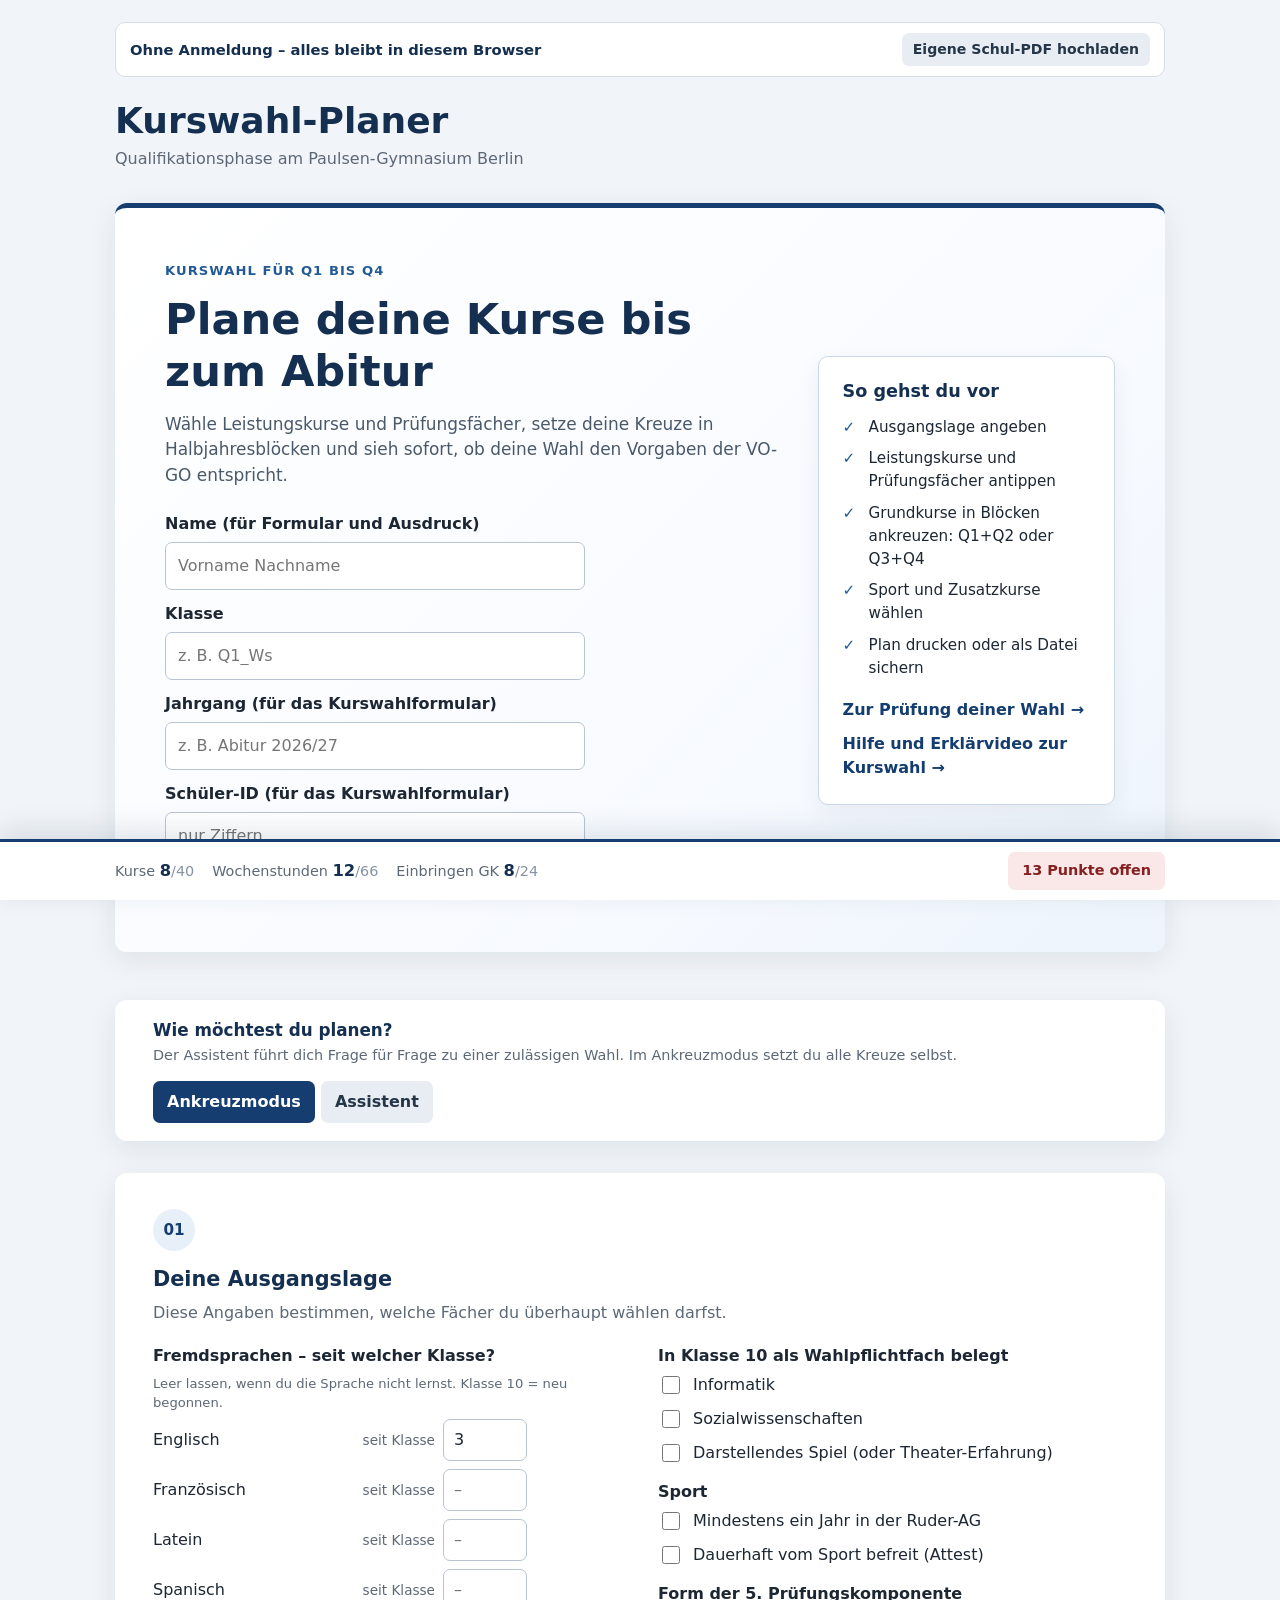
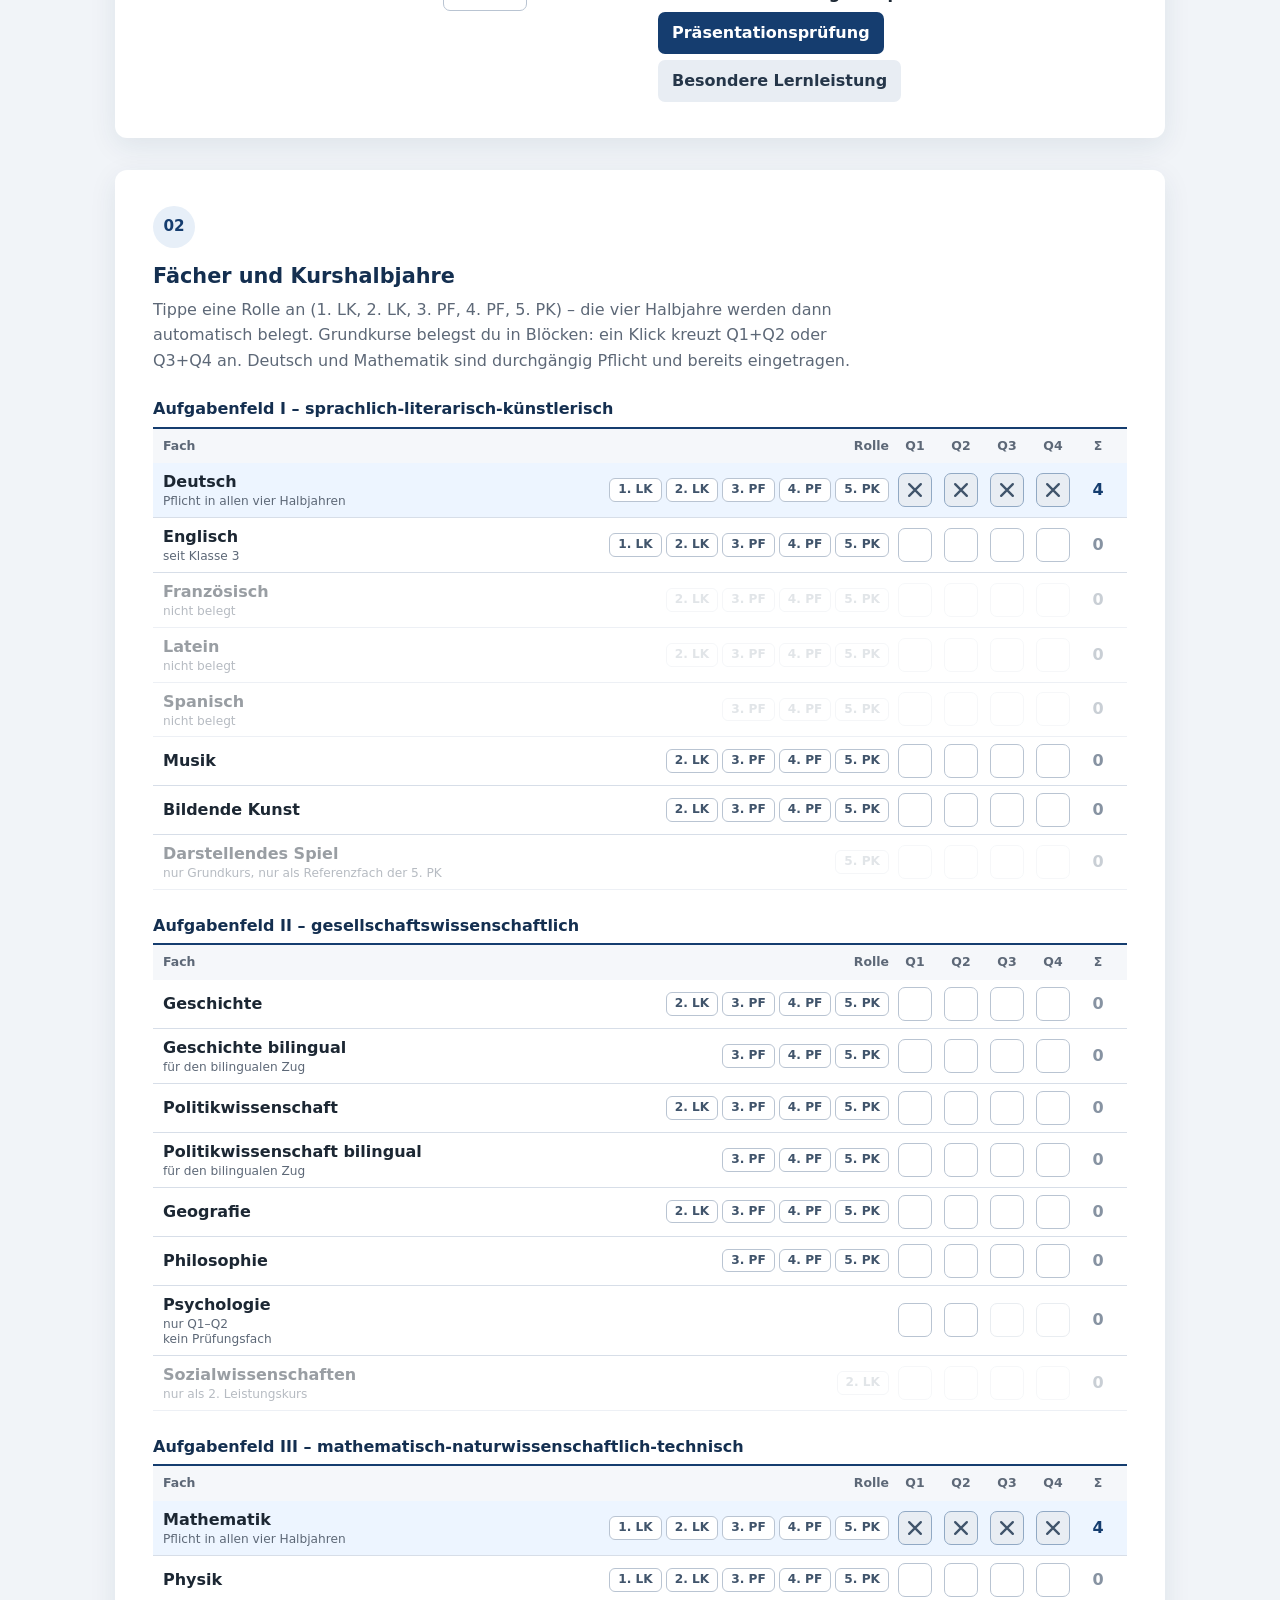
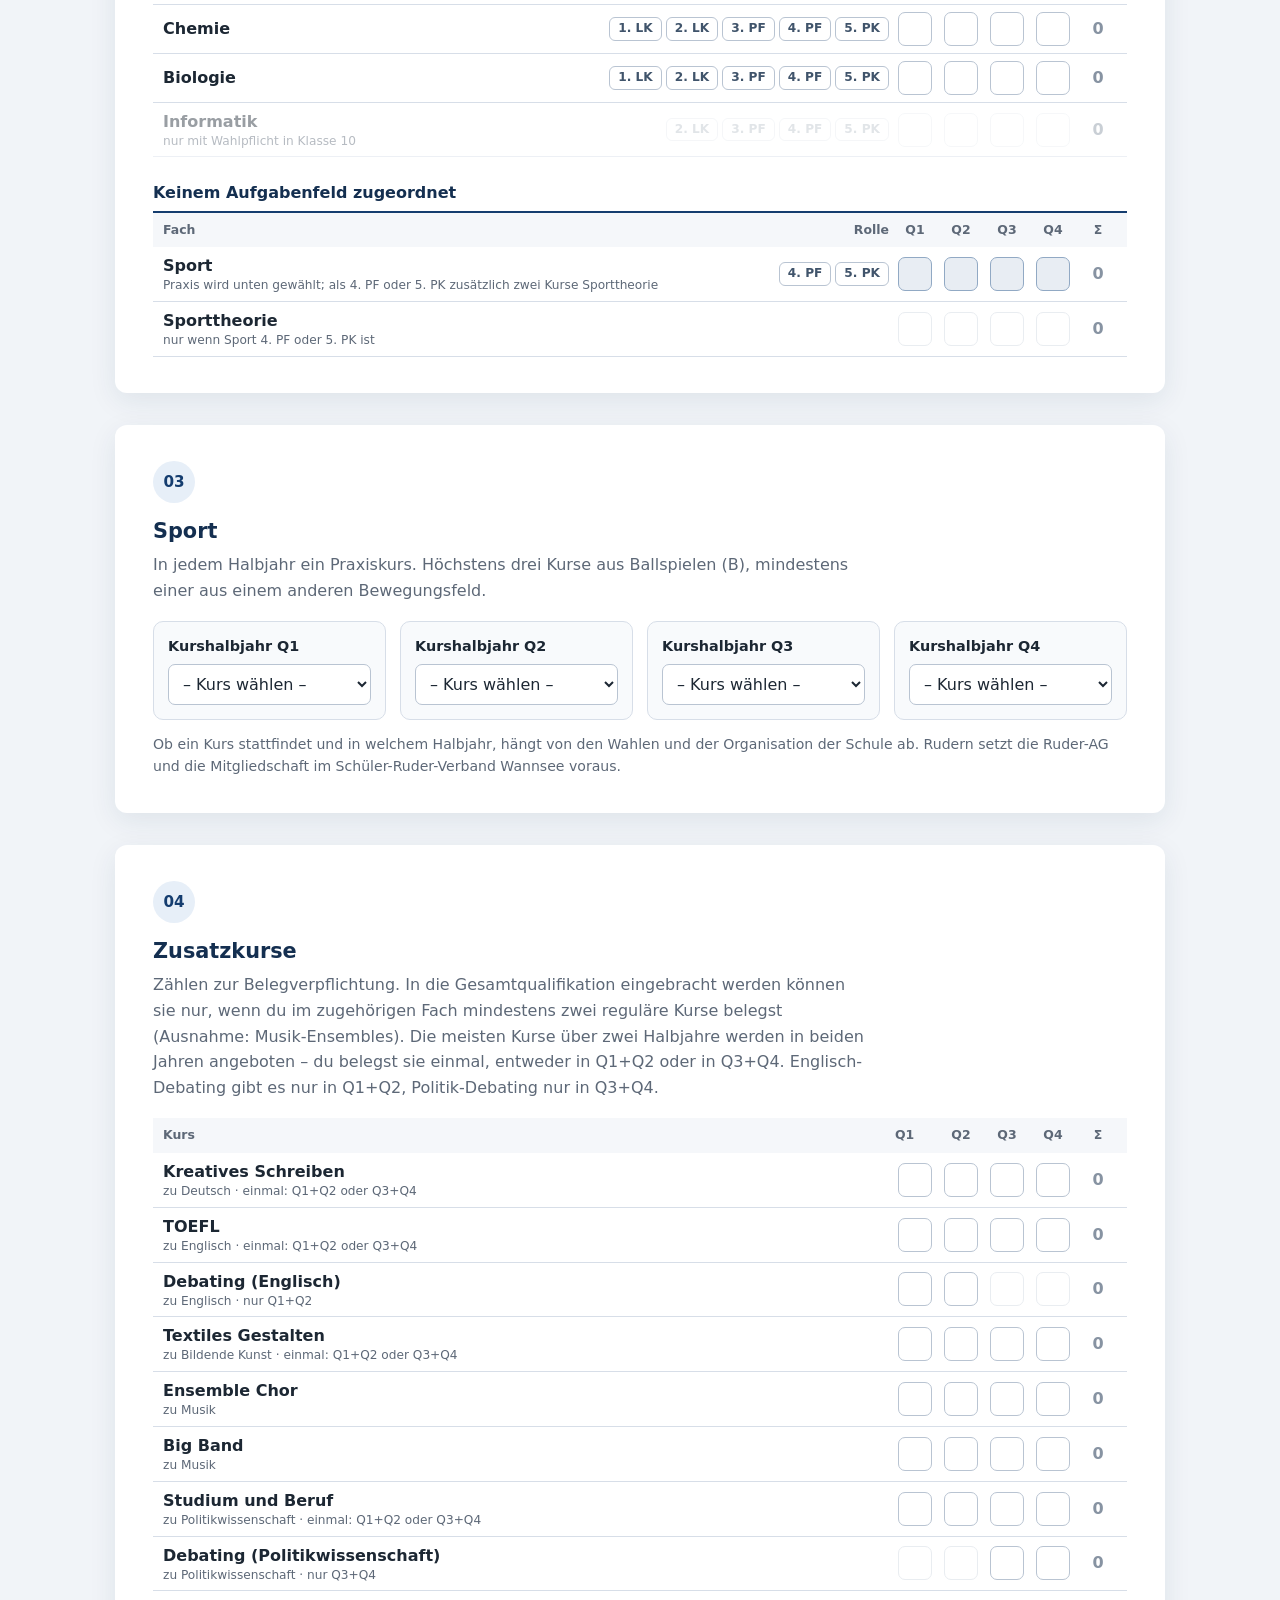
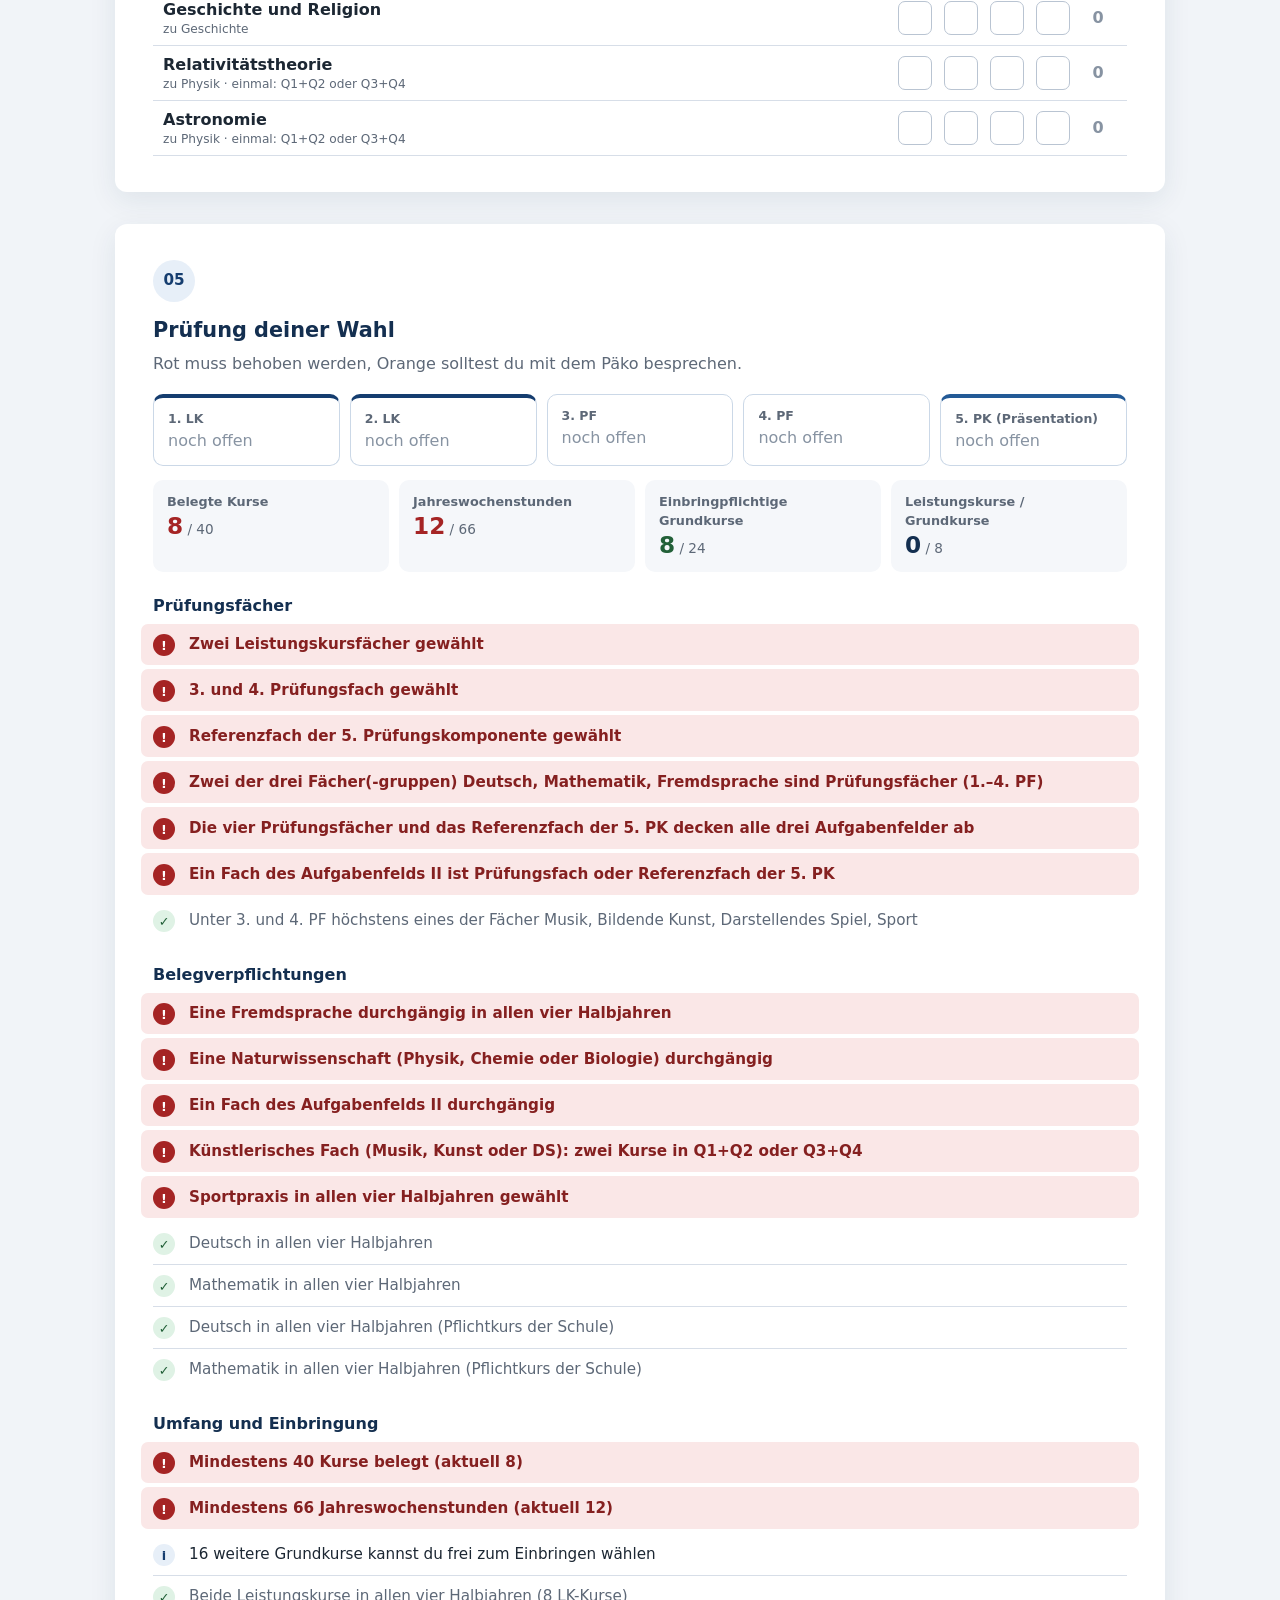
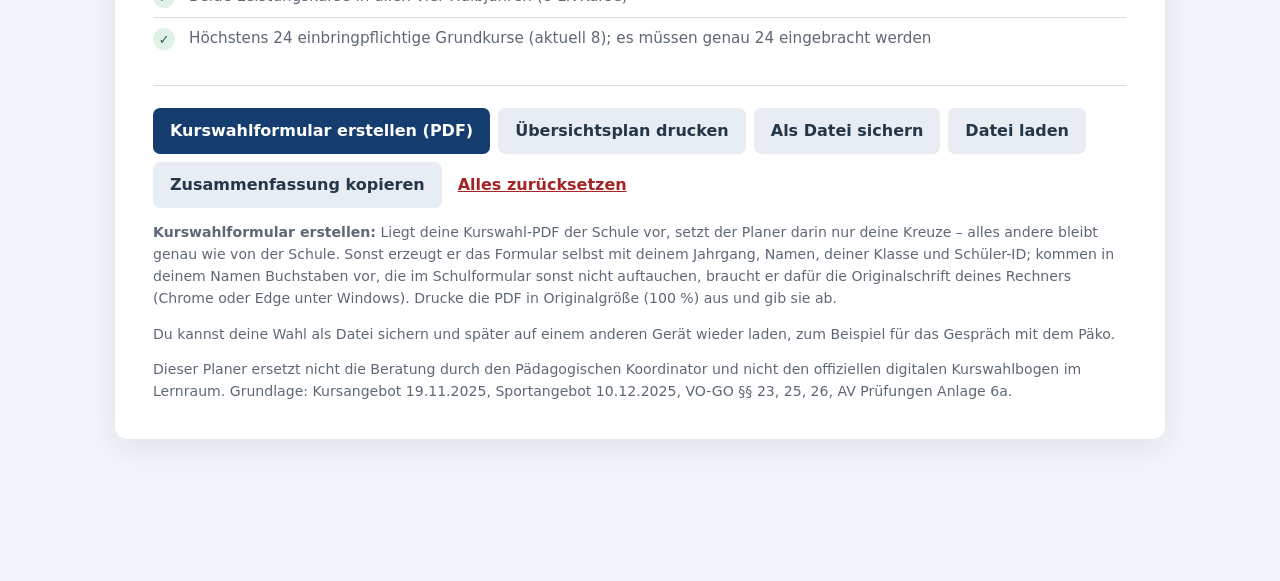
<file: public/planer.html>
<!DOCTYPE html>
<html lang="de">
<head>
<meta charset="utf-8">
<meta name="viewport" content="width=device-width, initial-scale=1">
<title>Kurswahl-Planer – Qualifikationsphase Paulsen-Gymnasium</title>
<link rel="stylesheet" href="assets/planer.css">
</head>
<body>

<header class="hero">
  <div class="wrap">
    <div class="top">
      <div>
        <h1>Kurswahl-Planer</h1>
        <p class="subtitle">Qualifikationsphase am Paulsen-Gymnasium Berlin</p>
      </div>
      <img class="logo" src="https://5pk.pg-hub.de/assets/logo-frei.png" alt="Paulsen-Gymnasium" data-hide-on-error>
    </div>
    <div class="card hero-card">
      <div class="hero-copy">
        <span class="eyebrow">Kurswahl für Q1 bis Q4</span>
        <h2>Plane deine Kurse bis zum Abitur</h2>
        <p>Wähle Leistungskurse und Prüfungsfächer, setze deine Kreuze in Halbjahresblöcken und sieh sofort, ob deine Wahl den Vorgaben der VO-GO entspricht.</p>
        <div class="namefield">
          <label for="name">Name (für Formular und Ausdruck)</label>
          <input id="name" placeholder="Vorname Nachname" autocomplete="name">
          <label for="klasse" style="margin-top:12px">Klasse</label>
          <input id="klasse" placeholder="z. B. Q1_Ws" maxlength="20">
          <label for="jahrgang" style="margin-top:12px">Jahrgang (für das Kurswahlformular)</label>
          <input id="jahrgang" list="jahrgang-list" placeholder="z. B. Abitur 2026/27" maxlength="30">
          <datalist id="jahrgang-list"></datalist>
          <label for="schuelerid" style="margin-top:12px">Schüler-ID (für das Kurswahlformular)</label>
          <input id="schuelerid" inputmode="numeric" maxlength="10" placeholder="nur Ziffern" autocomplete="off">
          <small class="field-hint">Steht unsichtbar in deiner Kurswahl-PDF der Schule. Die Schule ordnet das Formular damit dir zu.</small>
        </div>
      </div>
      <aside class="hero-panel">
        <h3>So gehst du vor</h3>
        <ul class="check-list">
          <li>Ausgangslage angeben</li>
          <li>Leistungskurse und Prüfungsfächer antippen</li>
          <li>Grundkurse in Blöcken ankreuzen: Q1+Q2 oder Q3+Q4</li>
          <li>Sport und Zusatzkurse wählen</li>
          <li>Plan drucken oder als Datei sichern</li>
        </ul>
        <a class="text-link" href="#sec-check">Zur Prüfung deiner Wahl →</a>
        <a class="text-link help-link" href="hilfe">Hilfe und Erklärvideo zur Kurswahl →</a>
      </aside>
    </div>
  </div>
</header>

<main class="wrap">

<div class="card modebar" id="modebar">
  <div><b>Wie möchtest du planen?</b><small>Der Assistent führt dich Frage für Frage zu einer zulässigen Wahl. Im Ankreuzmodus setzt du alle Kreuze selbst.</small></div>
  <div class="seg" id="modeseg">
    <button type="button" data-mode="check" class="on" aria-pressed="true">Ankreuzmodus</button>
    <button type="button" data-mode="wizard" aria-pressed="false">Assistent</button>
  </div>
</div>
<p class="io-msg" id="mode-msg" role="status" hidden></p>

<!-- ================= Assistent ================= -->
<section class="block" id="sec-wizard">
  <div class="block-head">
    <span class="wz-stepno" id="wz-stepno"></span>
    <h2 id="wz-title"></h2>
    <p class="hint" id="wz-hint"></p>
    <div class="wz-progress" aria-hidden="true"><i id="wz-bar"></i></div>
  </div>
  <div class="block-body">
    <div id="wz-body"></div>
    <div class="wz-nav">
      <div>
        <button class="btn" type="button" id="wz-back">Zurück</button>
        <button class="btn danger" type="button" id="wz-cancel">Assistent abbrechen</button>
      </div>
      <div>
        <button class="btn primary" type="button" id="wz-next">Weiter</button>
        <button class="btn primary" type="button" id="wz-finish" hidden>Übernehmen und zum Ankreuzmodus</button>
      </div>
    </div>
  </div>
</section>

<!-- ================= Grunddaten ================= -->
<section class="block" id="sec-basis">
  <div class="block-head">
    <span class="num">01</span>
    <h2>Deine Ausgangslage</h2>
    <p class="hint">Diese Angaben bestimmen, welche Fächer du überhaupt wählen darfst.</p>
  </div>
  <div class="block-body grid2">
    <div class="field">
      <span>Fremdsprachen – seit welcher Klasse?</span><small class="klhint">Leer lassen, wenn du die Sprache nicht lernst. Klasse 10 = neu begonnen.</small>
      <div class="langs" id="langs"></div>
    </div>
    <div>
      <div class="field"><span>In Klasse 10 als Wahlpflichtfach belegt</span></div>
      <label class="check"><input type="checkbox" data-meta="wpfInf"> Informatik</label>
      <label class="check"><input type="checkbox" data-meta="wpfSw"> Sozialwissenschaften</label>
      <label class="check"><input type="checkbox" data-meta="wpfDs"> Darstellendes Spiel (oder Theater-Erfahrung)</label>
      <div class="field" style="margin-top:10px"><span>Sport</span></div>
      <label class="check"><input type="checkbox" data-meta="ruderAg"> Mindestens ein Jahr in der Ruder-AG</label>
      <label class="check"><input type="checkbox" data-meta="befreit"> Dauerhaft vom Sport befreit (Attest)</label>
      <div class="field" style="margin-top:10px"><span>Form der 5. Prüfungskomponente</span>
        <div class="seg" id="pkform">
          <button type="button" data-v="praes" class="on">Präsentationsprüfung</button>
          <button type="button" data-v="bll">Besondere Lernleistung</button>
        </div>
      </div>
    </div>
  </div>
</section>

<!-- ================= Fächer ================= -->
<section class="block" id="sec-faecher">
  <div class="block-head">
    <span class="num">02</span>
    <h2>Fächer und Kurshalbjahre</h2>
    <p class="hint">Tippe eine Rolle an (1. LK, 2. LK, 3. PF, 4. PF, 5. PK) – die vier Halbjahre werden dann automatisch belegt. Grundkurse belegst du in Blöcken: ein Klick kreuzt Q1+Q2 oder Q3+Q4 an. Deutsch und Mathematik sind durchgängig Pflicht und bereits eingetragen.</p>
  </div>
  <div class="block-body" id="faecher"></div>
</section>

<!-- ================= Sport ================= -->
<section class="block" id="sec-sport">
  <div class="block-head">
    <span class="num">03</span>
    <h2>Sport</h2>
    <p class="hint">In jedem Halbjahr ein Praxiskurs. Höchstens drei Kurse aus Ballspielen (B), mindestens einer aus einem anderen Bewegungsfeld.</p>
  </div>
  <div class="block-body">
    <div class="sportgrid" id="sport"></div>
    <p class="note">Ob ein Kurs stattfindet und in welchem Halbjahr, hängt von den Wahlen und der Organisation der Schule ab. Rudern setzt die Ruder-AG und die Mitgliedschaft im Schüler-Ruder-Verband Wannsee voraus.</p>
  </div>
</section>

<!-- ================= Zusatzkurse ================= -->
<section class="block" id="sec-zusatz">
  <div class="block-head">
    <span class="num">04</span>
    <h2>Zusatzkurse</h2>
    <p class="hint">Zählen zur Belegverpflichtung. In die Gesamtqualifikation eingebracht werden können sie nur, wenn du im zugehörigen Fach mindestens zwei reguläre Kurse belegst (Ausnahme: Musik-Ensembles). Die meisten Kurse über zwei Halbjahre werden in beiden Jahren angeboten – du belegst sie einmal, entweder in Q1+Q2 oder in Q3+Q4. Englisch-Debating gibt es nur in Q1+Q2, Politik-Debating nur in Q3+Q4.</p>
  </div>
  <div class="block-body" id="zusatz"></div>
</section>

<!-- ================= Übersicht ================= -->
<section class="block" id="sec-check">
  <div class="block-head">
    <span class="num">05</span>
    <h2>Prüfung deiner Wahl</h2>
    <p class="hint">Rot muss behoben werden, Orange solltest du mit dem Päko besprechen.</p>
  </div>
  <div class="block-body">
    <div class="pfgrid" id="pfcards"></div>
    <div class="stats" id="stats"></div>
    <div id="checklist"></div>
    <div class="actions">
      <button class="btn primary" type="button" id="fillform">Kurswahlformular erstellen (PDF)</button>
      <button class="btn" type="button" id="print">Übersichtsplan drucken</button>
      <button class="btn" type="button" id="export">Als Datei sichern</button>
      <button class="btn" type="button" id="import">Datei laden</button>
      <input type="file" id="importfile" accept=".json,application/json" hidden>
      <button class="btn" type="button" id="copy">Zusammenfassung kopieren</button>
      <button class="btn danger" type="button" id="reset">Alles zurücksetzen</button>
    </div>
    <p class="io-msg" id="io-msg" role="status" hidden></p>
    <p class="note"><b>Kurswahlformular erstellen:</b> Liegt deine Kurswahl-PDF der Schule vor, setzt der Planer darin nur deine Kreuze – alles andere bleibt genau wie von der Schule. Sonst erzeugt er das Formular selbst mit deinem Jahrgang, Namen, deiner Klasse und Schüler-ID; kommen in deinem Namen Buchstaben vor, die im Schulformular sonst nicht auftauchen, braucht er dafür die Originalschrift deines Rechners (Chrome oder Edge unter Windows). Drucke die PDF in Originalgröße (100 %) aus und gib sie ab.</p>
    <p class="note">Du kannst deine Wahl als Datei sichern und später auf einem anderen Gerät wieder laden, zum Beispiel für das Gespräch mit dem Päko.</p>
    <p class="note">Dieser Planer ersetzt nicht die Beratung durch den Pädagogischen Koordinator und nicht den offiziellen digitalen Kurswahlbogen im Lernraum. Grundlage: Kursangebot 19.11.2025, Sportangebot 10.12.2025, VO-GO §§ 23, 25, 26, AV Prüfungen Anlage 6a.</p>
  </div>
</section>

</main>

<div class="statusbar">
  <div class="in">
    <div class="sb-stats">
      <span>Kurse <b id="sb-k">0</b><span style="color:var(--ink-3)">/40</span></span>
      <span>Wochenstunden <b id="sb-h">0</b><span style="color:var(--ink-3)">/66</span></span>
      <span>Einbringen GK <b id="sb-e">0</b><span style="color:var(--ink-3)">/24</span></span>
    </div>
    <button class="sb-state warn" type="button" id="sb-state">Noch unvollständig</button>
  </div>
</div>

<div id="printview" aria-hidden="true"></div>

<script src="assets/kursangebot.js"></script>
<script src="assets/form-template.js"></script>
<script src="assets/planer.js"></script>
</body>
</html>
</file>
<file: public/assets/planer.css>
/* Stil angelehnt an 5pk.pg-hub.de (style.css der 5PK-Seite) */
:root{
  color-scheme:light;
  --blue:#153d6f; --blue2:#235a96; --blue-dark:#0e315b; --head:#142f50;
  --bg:#f1f4f8; --paper:#ffffff; --paper-2:#f5f7fa; --paper-3:#e8edf3;
  --ink:#1c2733; --ink-2:#5d6877; --ink-3:#8793a2;
  --line:#d7dee8; --line-strong:#b9c4d2;
  --blue-soft:#edf5ff; --blue-tint:#e7eff8;
  --bll:#365d44; --bll-dark:#284a34; --bll-soft:#edf6f0; --bll-line:#c8d9cd;
  --orange:#764500; --orange-soft:#fff2d9; --orange-line:#b66a00;
  --red:#a52424; --red-soft:#fae7e7;
  --green:#226038; --green-soft:#dff2e5;
  --shadow:0 8px 28px #19365316;
}
*{box-sizing:border-box}
html{-webkit-text-size-adjust:100%;scroll-behavior:smooth}
body{margin:0;background:var(--bg);color:var(--ink);font-family:system-ui,-apple-system,"Segoe UI",sans-serif;font-size:16px;line-height:1.5;padding-bottom:110px}
button,input,select{font:inherit;color:inherit}
button{cursor:pointer}
button:focus-visible,input:focus-visible,select:focus-visible,.qbox:focus-visible,a:focus-visible{outline:3px solid #2b70b96b;outline-offset:2px}
h1,h2,h3{color:var(--head);line-height:1.2;margin:0}
.wrap{width:min(1050px,calc(100% - 32px));margin:0 auto}
a{color:var(--blue)}

/* ---------- Kopf + Hero ---------- */
header.hero{padding:40px 0 0}
.top{display:flex;justify-content:space-between;align-items:center;gap:24px;margin-bottom:32px}
.top h1{font-size:clamp(1.65rem,4vw,2.25rem);margin-bottom:5px}
.subtitle{color:var(--ink-2);margin:0}
.logo{width:210px;max-height:85px;object-fit:contain}
.card{background:var(--paper);border-radius:12px;box-shadow:var(--shadow)}
.hero-card{display:grid;grid-template-columns:minmax(0,1.55fr) minmax(260px,.75fr);gap:38px;align-items:center;padding:clamp(28px,5vw,50px);border-top:5px solid var(--blue);background:linear-gradient(135deg,#fff 0%,#f7faff 68%,#edf4fc 100%)}
.eyebrow{display:inline-block;color:var(--blue2);font-size:.82rem;font-weight:800;letter-spacing:.08em;text-transform:uppercase}
.hero-copy h2{margin:12px 0 14px;font-size:clamp(1.8rem,4vw,2.7rem)}
.hero-copy>p{margin:0;color:#49596a;font-size:1.06rem;max-width:62ch}
.namefield{margin-top:24px;max-width:420px}
.namefield label{display:block;font-weight:650;margin-bottom:6px}
.namefield input{width:100%;border:1px solid var(--line-strong);border-radius:7px;padding:11px 12px;background:#fff}
.namefield input:focus{outline:3px solid #2b70b92d;border-color:var(--blue2)}
.namefield .field-hint{display:block;margin-top:5px;color:var(--ink-3);font-size:.85rem;line-height:1.35}
.hero-panel{padding:24px;border:1px solid #cbd8e7;border-radius:10px;background:#fff;box-shadow:0 8px 22px #19365310}
.hero-panel h3{font-size:1.1rem;margin-bottom:4px}
.check-list{margin:14px 0 18px;padding:0;list-style:none}
.check-list li{position:relative;margin:9px 0;padding-left:26px;font-size:.95rem}
.check-list li:before{content:'✓';position:absolute;left:0;color:var(--blue2);font-weight:900}
.text-link{color:var(--blue);font-weight:750;text-decoration:none}
.text-link:hover{text-decoration:underline}
.help-link{display:block;margin-top:10px}
@media (max-width:800px){.hero-card{grid-template-columns:1fr;gap:24px}.top{align-items:flex-start}.logo{width:145px}header.hero{padding-top:22px}}

/* ---------- Abschnitte ---------- */
main.wrap{margin-top:clamp(28px,5vw,48px)}
section.block{background:var(--paper);border-radius:12px;box-shadow:var(--shadow);margin:0 0 clamp(22px,3vw,32px)}
.block-head{padding:clamp(24px,4vw,36px) clamp(20px,4vw,38px) 8px}
.num{display:grid;place-items:center;width:42px;height:42px;margin-bottom:16px;border-radius:50%;background:var(--blue-tint);color:var(--blue);font-weight:850;font-size:.95rem}
.block-head h2{font-size:1.3rem;margin-bottom:8px}
.block-head .hint{color:var(--ink-2);margin:0;max-width:70ch;line-height:1.6}
.block-body{padding:10px clamp(20px,4vw,38px) clamp(24px,4vw,36px)}
@media (max-width:560px){.block-body{padding-left:14px;padding-right:14px}}

/* ---------- Ausgangslage ---------- */
.grid2{display:grid;grid-template-columns:repeat(auto-fit,minmax(260px,1fr));gap:18px 36px}
.field{display:flex;flex-direction:column;gap:6px}
.field>span{font-weight:650}
select.sel{width:100%;background:#fff;border:1px solid var(--line-strong);border-radius:7px;padding:9px 10px}
select.sel:focus{outline:3px solid #2b70b92d;border-color:var(--blue2)}
.check{display:flex;align-items:center;gap:10px;padding:5px 0;cursor:pointer}
.check input{width:18px;height:18px;accent-color:var(--blue)}
.langs{display:grid;gap:8px}
.langrow{display:grid;grid-template-columns:1fr 1.3fr;gap:10px;align-items:center}
.langrow>span{font-weight:500}
.klfield{display:inline-flex;align-items:center;gap:8px}
.klfield span{font-size:.85rem;color:var(--ink-2)}
.klfield input{width:84px;border:1px solid var(--line-strong);border-radius:7px;padding:8px 10px;background:#fff}
.klfield input:focus{outline:3px solid #2b70b92d;border-color:var(--blue2)}
.klhint{color:var(--ink-2);font-size:.82rem}
.seg{display:inline-flex;gap:6px;flex-wrap:wrap}
.seg button{background:#e8edf3;color:#253649;border:0;border-radius:7px;padding:9px 14px;font-weight:650}
.seg button.on{background:var(--blue);color:#fff}
.seg button[data-v="bll"].on{background:var(--bll)}

/* ---------- Fächertabelle ---------- */
.af{margin-top:8px}
.af+.af{margin-top:26px}
.af-title{padding:0 0 8px;border-bottom:2px solid var(--blue)}
.af-title h3{font-size:1rem;font-weight:750}
.colhead{display:grid;grid-template-columns:minmax(150px,1.4fr) auto repeat(4,40px) 38px;gap:6px;align-items:center;color:var(--ink-2);font-size:.78rem;font-weight:700;padding:8px 10px;background:var(--paper-2)}
.colhead>span:nth-child(n+3){text-align:center}
.row{display:grid;grid-template-columns:minmax(150px,1.4fr) auto repeat(4,40px) 38px;gap:6px;align-items:center;padding:7px 10px;border-bottom:1px solid var(--line);transition:background .15s}
.row.active{background:var(--blue-soft)}
.row.off{opacity:.45}
.subj{display:flex;flex-direction:column;min-width:0}
.subj b{font-weight:650;white-space:nowrap;overflow:hidden;text-overflow:ellipsis}
.subj small{color:var(--ink-2);font-size:.76rem;line-height:1.3}
.roles{display:flex;gap:4px;flex-wrap:nowrap}
.rchip{border:1px solid var(--line-strong);background:#fff;border-radius:6px;padding:3px 8px;font-size:.76rem;font-weight:650;color:#40546b;line-height:1.3;white-space:nowrap}
.rchip:hover:not(:disabled){border-color:var(--blue2)}
.rchip.on{background:var(--blue);border-color:var(--blue);color:#fff}
.rchip.on.pk{background:var(--blue2);border-color:var(--blue2)}
body.bll .rchip.on.pk{background:var(--bll);border-color:var(--bll)}
.rchip:disabled{opacity:.35;cursor:not-allowed}
.qbox{width:34px;height:34px;margin:0 auto;border:1.5px solid var(--line-strong);border-radius:7px;background:#fff;display:grid;place-items:center;transition:transform .08s,border-color .12s}
.qbox:hover:not(:disabled){border-color:var(--blue2)}
.qbox:active{transform:scale(.92)}
.qbox svg{width:20px;height:20px;stroke:var(--blue);stroke-width:2.8;stroke-linecap:round;fill:none;opacity:0;transform:scale(.6);transition:opacity .12s,transform .12s}
.qbox.on{border-color:var(--blue)}
.qbox.on svg{opacity:1;transform:scale(1)}
.qbox:disabled{opacity:.3;cursor:not-allowed}
.qbox.lock{background:var(--paper-3);border-color:#91a9c4}
.qbox.lock:disabled{opacity:1}
.qbox.lock svg{stroke:#40546b}
.cnt{text-align:center;font-weight:700;color:var(--ink-3)}
.cnt.has{color:var(--blue)}
@media (max-width:640px){
  .colhead{display:none}
  .row{grid-template-columns:repeat(4,1fr) 38px;grid-template-areas:"s s s s c" "r r r r r" ". . . . .";gap:6px 4px}
  .subj{grid-area:s}.roles{grid-area:r;flex-wrap:wrap}
  .cnt{grid-area:c}
  .qwrap{display:grid;justify-items:center;gap:2px}
  .qwrap i{font-style:normal;font-size:11px;color:var(--ink-3)}
  .qbox{width:100%;max-width:64px;height:38px}
}
@media (min-width:641px){.qwrap i{display:none}}

/* ---------- Sport ---------- */
.sportgrid{display:grid;grid-template-columns:repeat(auto-fit,minmax(200px,1fr));gap:14px}
.sportcell{border:1px solid var(--line);border-radius:10px;padding:14px;background:#f8fafc}
.sportcell label{display:block;font-weight:650;font-size:.9rem;margin-bottom:6px}
.sportcell .theo{margin-top:10px;font-size:.85rem;font-weight:650;padding:7px 9px;border-radius:7px;background:var(--blue-soft);color:var(--blue)}

/* ---------- Zusatzkurse ---------- */
.zrow{display:grid;grid-template-columns:minmax(140px,1.4fr) repeat(4,40px) 38px;gap:6px;align-items:center;padding:7px 10px;border-bottom:1px solid var(--line)}
.zhead{grid-template-columns:minmax(140px,1.4fr) repeat(4,40px) 38px}
.zrow.active{background:var(--blue-soft)}
@media (max-width:640px){
  .zrow{grid-template-columns:repeat(4,1fr) 38px;grid-template-areas:"s s s s c" ". . . . ."}
  .zrow .subj{grid-area:s}
}

/* ---------- Prüfung ---------- */
.pfgrid{display:grid;grid-template-columns:repeat(auto-fit,minmax(150px,1fr));gap:10px;margin-bottom:14px}
.pfcard{border:1px solid #cbd8e7;border-radius:10px;padding:12px 14px;background:#fff}
.pfcard span{display:block;font-size:.78rem;font-weight:700;color:var(--ink-2)}
.pfcard b{font-weight:750;color:var(--head);overflow-wrap:anywhere;hyphens:auto}
.pfcard.empty b{color:var(--ink-3);font-weight:500}
.pfcard.lk{border-top:4px solid var(--blue)}
.pfcard.pk{border-top:4px solid var(--blue2)}
body.bll .pfcard.pk{border-top-color:var(--bll)}
.stats{display:grid;grid-template-columns:repeat(auto-fit,minmax(170px,1fr));gap:10px;margin:14px 0 6px}
.stat{background:var(--paper-2);border-radius:10px;padding:12px 14px}
.stat span{display:block;font-size:.8rem;font-weight:650;color:var(--ink-2)}
.stat b{font-size:1.45rem;font-weight:800;line-height:1.25;color:var(--head)}
.stat b em{font-style:normal;font-size:.85rem;color:var(--ink-2);font-weight:500}
.stat.bad b{color:var(--red)}.stat.good b{color:var(--green)}
.clgroup{margin:22px 0 6px;font-weight:750;font-size:1rem;color:var(--head)}
.cl{list-style:none;margin:0;padding:0}
.cl li{display:grid;grid-template-columns:26px 1fr;gap:10px;padding:9px 0;border-top:1px solid var(--line);align-items:start;font-size:.95rem}
.cl li:first-child{border-top:0}
.cl .ic{width:22px;height:22px;border-radius:50%;display:grid;place-items:center;font-size:.8rem;font-weight:900;margin-top:1px}
.cl .ok{color:var(--ink-2)}
.cl .ok .ic{background:var(--green-soft);color:var(--green)}
.cl li.error{margin-inline:-12px;padding-inline:12px;border-radius:7px;background:var(--red-soft);color:#852020;font-weight:650}
.cl li.error,.cl li.warn{margin-bottom:4px;border-top-color:transparent}
.cl li.error+li,.cl li.warn+li{border-top-color:transparent}
.cl .error .ic{background:var(--red);color:#fff}
.cl li.warn{margin-inline:-12px;padding-inline:12px;border-radius:7px;background:var(--orange-soft);color:var(--orange);font-weight:650}
.cl .warn .ic{background:var(--orange-line);color:#fff}
.cl .info .ic{background:var(--blue-tint);color:var(--blue)}
.actions{display:flex;gap:8px;flex-wrap:wrap;margin-top:26px;padding-top:22px;border-top:1px solid var(--line)}
.btn{display:inline-block;border:0;border-radius:7px;background:#e8edf3;color:#253649;padding:11px 17px;font-weight:700;text-decoration:none}
.btn:hover{background:#dce3eb}
.btn.primary{background:var(--blue);color:#fff}
.btn.primary:hover{background:var(--blue-dark)}
.btn.danger{background:transparent;color:var(--red);text-decoration:underline;padding-inline:8px}
.note{font-size:.88rem;color:var(--ink-2);margin:14px 0 0;line-height:1.55}

.io-msg{margin:16px 0 0;padding:12px 15px;border-radius:7px;font-weight:600}
.io-msg.ok{background:var(--green-soft);color:var(--green)}
.io-msg.error{background:var(--red-soft);color:#852020}
.io-msg.warn{background:var(--orange-soft);color:var(--orange)}

/* ---------- Modus und Assistent ---------- */
.modebar{display:flex;justify-content:space-between;align-items:center;gap:14px 24px;flex-wrap:wrap;padding:18px clamp(20px,4vw,38px);margin:0 0 clamp(22px,3vw,32px)}
.modebar b{display:block;color:var(--head);font-size:1.05rem}
.modebar small{color:var(--ink-2);font-size:.9rem}
#mode-msg{margin:-10px 0 24px}
body:not(.mode-wizard) #sec-wizard{display:none}
body.mode-wizard #sec-basis,body.mode-wizard #sec-faecher,body.mode-wizard #sec-sport,body.mode-wizard #sec-zusatz,body.mode-wizard #sec-check,body.mode-wizard .statusbar,body.mode-wizard .hero-panel{display:none}
body.mode-wizard{padding-bottom:40px}
body.mode-wizard .hero-card{grid-template-columns:1fr}
.wz-stepno{display:inline-block;margin-bottom:10px;padding:3px 10px;border-radius:20px;background:var(--blue-tint);color:var(--blue);font-weight:750;font-size:.85rem}
.wz-progress{height:6px;margin-top:18px;border-radius:3px;background:var(--paper-3);overflow:hidden}
.wz-progress i{display:block;height:100%;background:var(--blue);transition:width .25s}
.wz-q{margin:22px 0 10px;font-weight:700;color:var(--head)}
.wz-q:first-child{margin-top:4px}
.wz-opts{display:grid;grid-template-columns:repeat(auto-fill,minmax(200px,1fr));gap:10px}
.wz-opt{display:flex;flex-direction:column;gap:2px;text-align:left;padding:12px 14px;border:1.5px solid var(--line-strong);border-radius:10px;background:#fff}
.wz-opt b{font-weight:700;color:var(--head)}
.wz-opt small{color:var(--ink-2);font-size:.8rem;line-height:1.35}
.wz-opt:hover{border-color:var(--blue2)}
.wz-opt.on{border-color:var(--blue);background:var(--blue-soft);box-shadow:inset 0 0 0 1px var(--blue)}
.wz-langs{max-width:520px}
.wz-chips{display:flex;flex-wrap:wrap;gap:8px}
.wz-chip{padding:7px 12px;border:1.5px solid var(--line-strong);border-radius:20px;background:#fff;font-weight:650;font-size:.9rem}
.wz-chip span{color:var(--ink-2);font-weight:500;margin-left:4px}
.wz-chip:hover:not(:disabled){border-color:var(--blue2)}
.wz-chip.on{background:var(--blue);border-color:var(--blue);color:#fff}
.wz-chip.on span{color:#dce8f6}
.wz-chip:disabled{opacity:.35;cursor:not-allowed}
.wz-inline{display:flex;gap:8px;flex-wrap:wrap;margin-top:18px}
.wz-note{margin:16px 0 0;font-size:.9rem;color:var(--ink-2);line-height:1.55}
.wz-note.warn{padding:10px 13px;border-radius:7px;background:var(--orange-soft);color:var(--orange);font-weight:650}
.wz-note.ok{padding:10px 13px;border-radius:7px;background:var(--green-soft);color:var(--green);font-weight:650}
.wz-tablewrap{overflow-x:auto;margin-top:18px}
.wz-table{width:100%;border-collapse:collapse;font-size:.92rem}
.wz-table th,.wz-table td{padding:7px 10px;border-bottom:1px solid var(--line);text-align:left}
.wz-table th{background:var(--paper-2);color:var(--ink-2);font-size:.8rem}
.wz-table th:nth-child(n+3),.wz-table td.c{text-align:center;width:52px}
.wz-table td.c{color:var(--blue);font-weight:800}
.wz-table small{color:var(--ink-3)}
.wz-nav{display:flex;justify-content:space-between;gap:8px;flex-wrap:wrap;margin-top:28px;padding-top:22px;border-top:1px solid var(--line)}
.wz-nav>div{display:flex;gap:8px;flex-wrap:wrap}
.btn:disabled{opacity:.45;cursor:not-allowed}
.btn[hidden]{display:none}

/* ---------- Statusleiste ---------- */
.statusbar{position:fixed;left:0;right:0;bottom:0;z-index:20;background:#fff;border-top:3px solid var(--blue);box-shadow:0 -8px 28px #19365320;padding:10px 16px calc(10px + env(safe-area-inset-bottom))}
.statusbar .in{width:min(1050px,100%);margin:0 auto;display:flex;align-items:center;justify-content:space-between;gap:10px;flex-wrap:wrap}
.sb-stats{display:flex;gap:18px;flex-wrap:wrap;font-size:.9rem;color:var(--ink-2)}
.sb-stats b{color:var(--head);font-size:1.02rem}
.sb-state{padding:8px 14px;border-radius:7px;font-weight:750;font-size:.9rem;border:0}
.sb-state.ok{background:var(--green-soft);color:var(--green)}
.sb-state.bad{background:var(--red-soft);color:#852020}
.sb-state.warn{background:var(--orange-soft);color:var(--orange)}
.footer{display:flex;justify-content:space-between;gap:12px;flex-wrap:wrap;color:var(--ink-2);font-size:.9rem;padding:8px 2px 24px}

/* ---------- Druckansicht (Übersichtsplan) ---------- */
#printview{display:none}
@page{size:A4 portrait;margin:8mm 10mm}
@media print{
  :root,:root[data-theme="dark"]{--paper:#fff;--paper-2:#fff;--paper-3:#eee;--ink:#000;--ink-2:#333;--ink-3:#666;--line:#999;--line-strong:#666}
  html,body{background:#fff!important;color:#000;padding:0;margin:0;font-size:9pt}
  header.hero,main,.statusbar{display:none!important}
  #printview{display:block}
  .pv-page{break-after:page}
  .pv-page:last-child{break-after:auto}
  .pv-head{display:grid;grid-template-columns:1fr auto;gap:2mm 8mm;align-items:end;border-bottom:1.5pt solid #000;padding-bottom:1.5mm;margin-bottom:1.5mm}
  .pv-head h1{font-size:13pt;white-space:nowrap;font-weight:700;letter-spacing:.01em}
  .pv-head .school{font-size:8.5pt;color:#333}
  .pv-meta{display:grid;grid-template-columns:auto auto;gap:.6mm 4mm;font-size:8pt}
  .pv-meta span{color:#555}
  .pv-fill{display:inline-block;min-width:30mm;border-bottom:.6pt solid #000;font-weight:600}
  .pv-name{font-size:11pt;font-weight:600;text-transform:uppercase;letter-spacing:.04em;border-bottom:.6pt solid #000;min-height:6mm;padding-top:1mm}
  .pv-name small{display:block;font-size:7pt;font-weight:400;text-transform:none;letter-spacing:0;color:#555}
  table.pv{width:100%;border-collapse:collapse;font-size:7.5pt;table-layout:fixed}
  table.pv th,table.pv td{border:.5pt solid #777;padding:0 1.2mm;height:4.7mm;line-height:1.1;vertical-align:middle}
  table.pv thead th{font-size:7pt;font-weight:600;background:#e6e6e6;text-align:center;line-height:1.15}
  table.pv td.c{text-align:center}
  table.pv td.x{text-align:center;font-weight:700;font-size:9pt}
  table.pv td.role{text-align:center;font-weight:700;font-size:7.5pt}
  table.pv td.sug{text-align:center;font-style:italic;color:#444}
  table.pv tr.afh td{background:#f0f0f0;font-weight:700;font-size:6.8pt;height:3.8mm}
  table.pv tr.has td.fach{font-weight:600}
  table.pv tr.na td{color:#999}
  table.pv tr.na td.fach small{color:#999}
  table.pv td.fach{white-space:nowrap;overflow:hidden;text-overflow:ellipsis}
  table.pv td.fach small{font-size:6.5pt;color:#555;font-weight:400;margin-left:1mm}
  table.pv tfoot td{font-weight:700;background:#f7f7f7;height:5mm}
  table.pv tfoot td.lab{text-align:right}
  table.pv tfoot small{font-weight:400;font-size:6.5pt;color:#444}
  .pv-foot{margin-top:1.8mm;font-size:6.8pt;color:#333;line-height:1.3;display:grid;grid-template-columns:1fr auto;gap:6mm}
  .pv-sign{display:flex;gap:10mm;margin-top:7mm;font-size:7pt;color:#444}
  .pv-sign div{flex:1;border-top:.6pt solid #000;padding-top:.8mm}
  .pv-h2{font-size:12pt;font-weight:700;margin:0 0 2mm;border-bottom:1.5pt solid #000;padding-bottom:1mm}
  .pv-h3{font-size:9pt;font-weight:700;margin:3mm 0 1mm}
  .pv-status{border:1pt solid #000;padding:1.5mm 3mm;margin-bottom:2mm;font-weight:600}
  .pv-kv{display:grid;grid-template-columns:repeat(5,1fr);gap:0;border:.5pt solid #777;margin-bottom:2mm}
  .pv-kv div{padding:1mm 2mm;border-right:.5pt solid #777}
  .pv-kv div:last-child{border-right:0}
  .pv-kv span{display:block;font-size:6.8pt;color:#555}
  .pv-kv b{font-size:9pt}
  ul.pv-cl{list-style:none;margin:0;padding:0;font-size:7.6pt}
  ul.pv-cl li{display:grid;grid-template-columns:6mm 1fr;padding:.35mm 0;border-bottom:.4pt solid #ccc;break-inside:avoid}
  ul.pv-cl li b{font-weight:700}
  ul.pv-cl li.ok{color:#444}
  ul.pv-cl li.error{font-weight:600}
  .pv-legend{font-size:7pt;color:#444;margin:1mm 0 2mm}
}
@media (prefers-reduced-motion:reduce){*{transition:none!important}}

/* ---------- Kontoleiste (Server-Betrieb) ---------- */
.kw-account{display:flex;flex-wrap:wrap;align-items:center;gap:8px 12px;margin:-18px 0 22px;padding:10px 14px;background:var(--paper);border:1px solid var(--line);border-radius:10px;font-size:.92rem}
.kw-account .btn{padding:6px 11px;font-size:.88rem}
.kw-who{font-weight:650;color:var(--head)}
.kw-sync{flex:1;color:var(--ink-2)}
.kw-sync.saved{color:var(--green)}
.kw-sync.error{color:var(--red);font-weight:650}
.kw-sync.local{color:var(--orange);font-weight:650}
.kw-logout{margin:0}
.namefield input[readonly]{background:var(--paper-2);color:var(--ink-2)}
@media print{.kw-account{display:none}}
.kw-account [hidden]{display:none}
.kw-deadline{color:var(--orange);font-weight:650}
.kw-sync.locked{color:var(--orange);font-weight:650}
.kw-ro{opacity:.75}
body.kw-readonly #modebar{display:none}

/* Versionsnummer im Kopf */
.version{display:inline-block;margin-top:6px;font-size:.8rem;color:var(--ink-3);text-decoration:none}
a.version{text-decoration:underline dotted;text-underline-offset:3px}
a.version:hover{color:var(--blue)}
</file>
